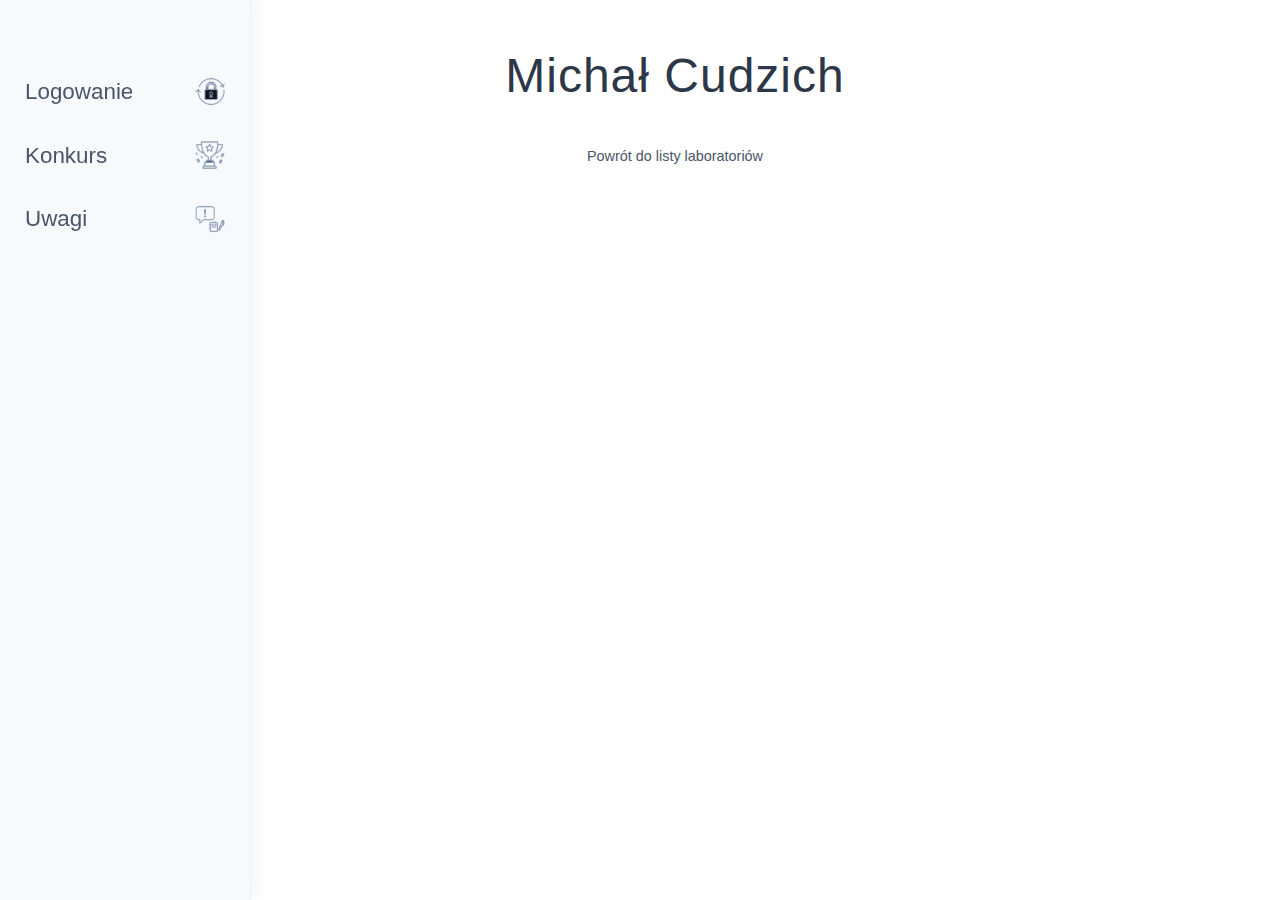
<file: lab-1/index.html>
<!DOCTYPE html>
<html lang="pl">
  <head>
    <meta charset="UTF-8" />
    <meta name="viewport" content="width=device-width, initial-scale=1.0" />
    <title>Lab 1 - Strona główna</title>
    <link rel="stylesheet" href="src/css/style.css" />
    <link rel="stylesheet" href="src/css/main.css" />
  </head>
  <body>
    <h1>Michał Cudzich</h1>

    <nav>
      <ul>
        <li>
          <a href="src/pages/login.html">
            <span class="nav-text">Logowanie</span>
            <img
              class="nav-icon"
              src="src/images/logowanie_ikona.png"
              alt="Ikona logowania"
            />
          </a>
        </li>
        <li>
          <a href="src/pages/konkurs.html">
            <span class="nav-text">Konkurs</span>
            <img
              class="nav-icon"
              src="src/images/konkurs_ikona.png"
              alt="Ikona konkursu"
            />
          </a>
        </li>
        <li>
          <a href="src/pages/uwagi.html">
            <span class="nav-text">Uwagi</span>
            <img
              class="nav-icon"
              src="src/images/uwagi_ikona.png"
              alt="Ikona uwag"
            />
          </a>
        </li>
      </ul>
    </nav>

    <div class="back-link-container">
      <a href="..">Powrót do listy laboratoriów</a>
    </div>
  </body>
</html>
</file>
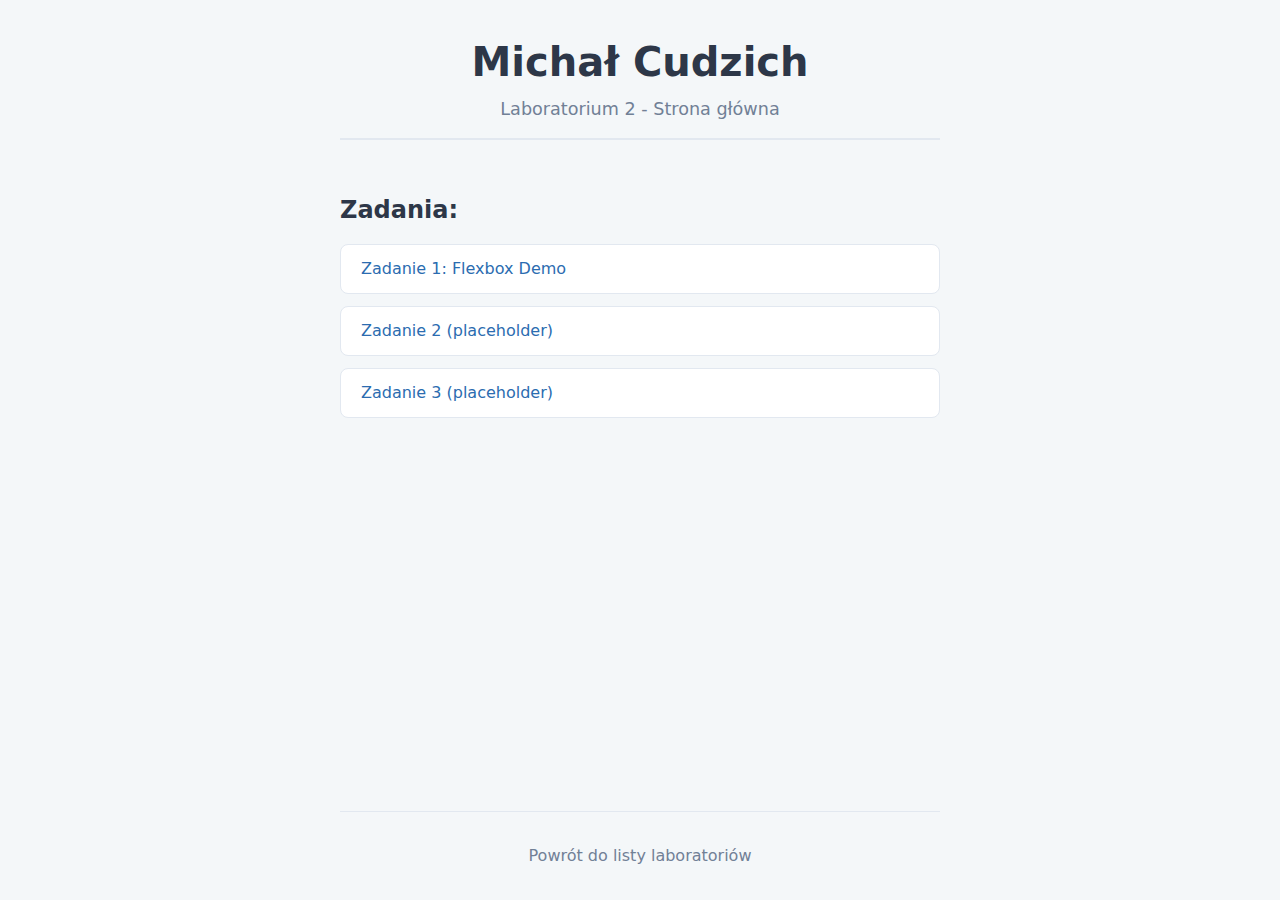
<file: lab-2/index.html>
<!DOCTYPE html>
<html lang="pl">
  <head>
    <meta charset="UTF-8" />
    <meta name="viewport" content="width=device-width, initial-scale=1.0" />
    <title>Lab 2 - Strona główna</title>
    <link rel="stylesheet" href="src/css/style.css" />
  </head>
  <body>
    <header>
      <h1>Michał Cudzich</h1>
      <p>Laboratorium 2 - Strona główna</p>
    </header>

    <main>
      <nav class="main-nav">
        <h2>Zadania:</h2>
        <ul>
          <li><a href="src/pages/flex.html">Zadanie 1: Flexbox Demo</a></li>

          <li><a href="src/pages/zadanie2.html">Zadanie 2 (placeholder)</a></li>
          <li><a href="src/pages/zadanie3.html">Zadanie 3 (placeholder)</a></li>
        </ul>
      </nav>
    </main>

    <footer>
      <a href=".." class="back-link">Powrót do listy laboratoriów</a>
    </footer>
  </body>
</html>
</file>
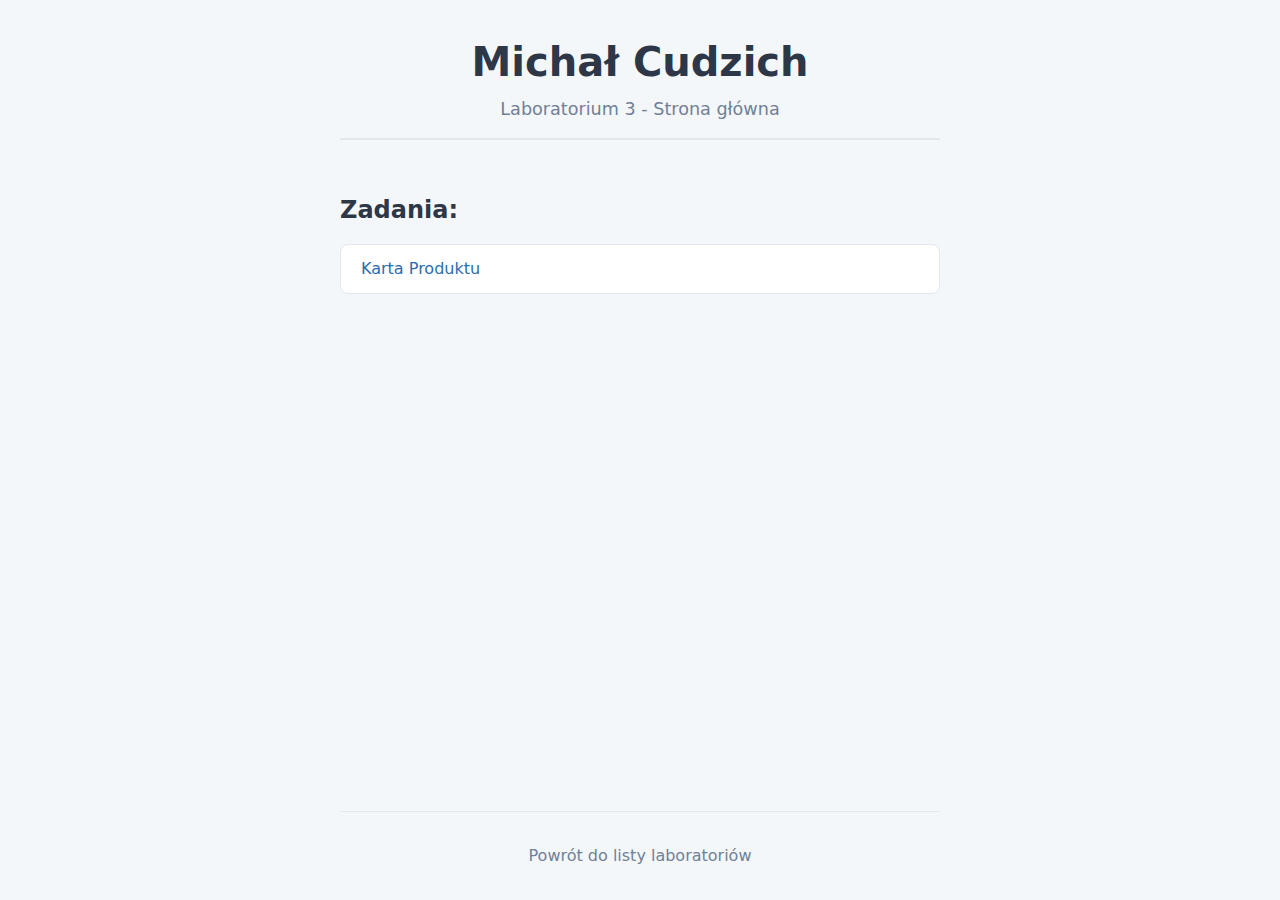
<file: lab-3/index.html>
<!DOCTYPE html>
<html lang="pl">
  <head>
    <meta charset="UTF-8" />
    <meta name="viewport" content="width=device-width, initial-scale=1.0" />
    <title>Lab 3 - Strona główna</title>
    <link rel="stylesheet" href="src/css/style.css" />
  </head>
  <body>
    <header>
      <h1>Michał Cudzich</h1>
      <p>Laboratorium 3 - Strona główna</p>
    </header>

    <main>
      <nav class="main-nav">
        <h2>Zadania:</h2>
        <ul>
          <li>
            <a href="src/pages/polo.html">Karta Produktu</a>
          </li>
        </ul>
      </nav>
    </main>

    <footer>
      <a href=".." class="back-link">Powrót do listy laboratoriów</a>
    </footer>
  </body>
</html>
</file>
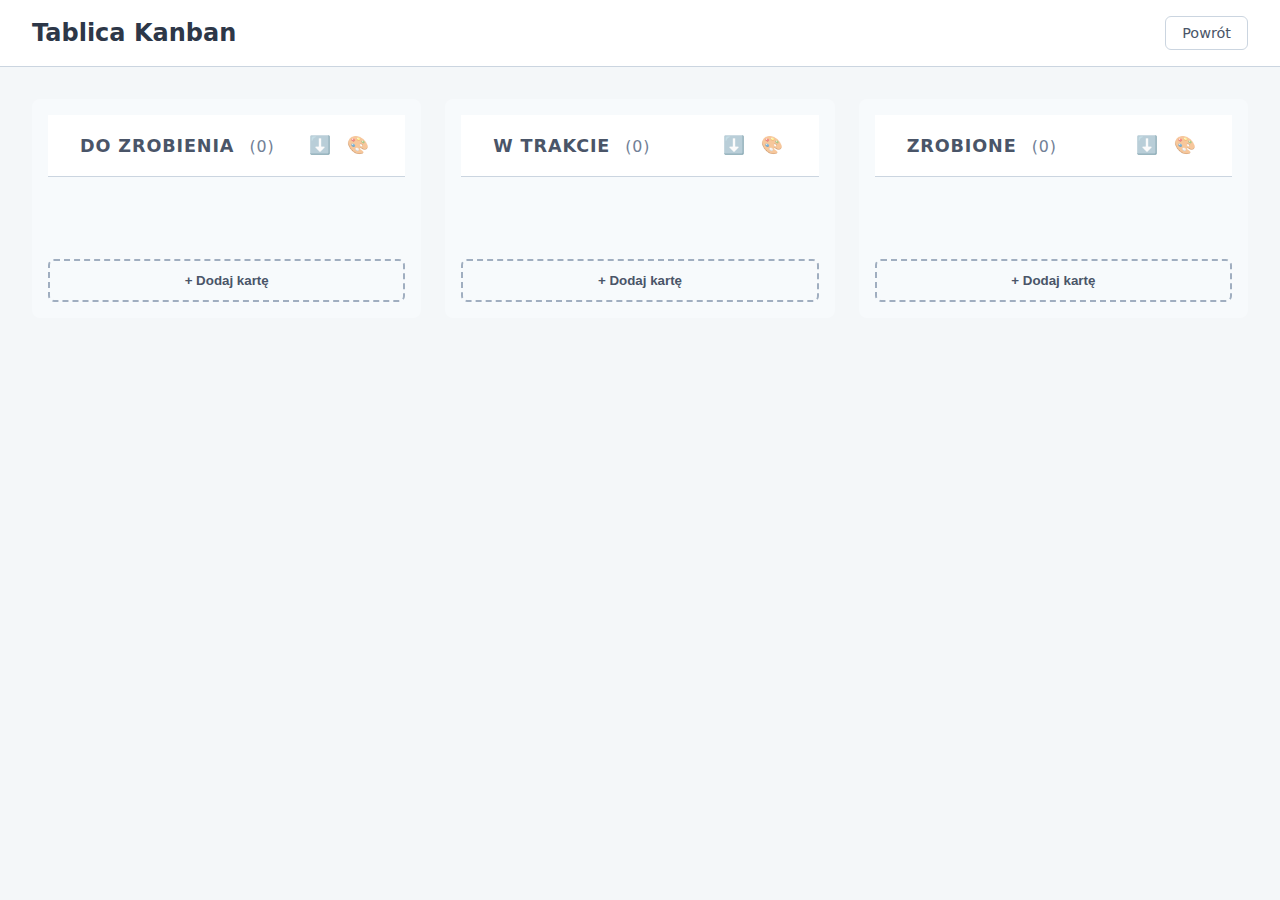
<file: lab-4/index.html>
<!DOCTYPE html>
<html lang="pl">
  <head>
    <meta charset="UTF-8" />
    <meta name="viewport" content="width=device-width, initial-scale=1.0" />
    <title>Kanban Board - Lab 4</title>
    <link rel="stylesheet" href="src/css/style.css" />
    <script src="src/js/app.js" defer></script>
  </head>
  <body>
    <header>
      <h1>Tablica Kanban</h1>
      <div class="back-link">
        <a href=".." class="btn-back">Powrót</a>
      </div>
    </header>

    <main class="board">
      <section class="column" id="todo">
        <header class="column-header">
          <h2>Do zrobienia <span class="task-count">(0)</span></h2>
          <div class="column-actions">
            <button class="sort-col-btn" title="Sortuj alfabetycznie">
              ⬇️
            </button>
            <button class="color-col-btn" title="Losuj kolory w tej kolumnie">
              🎨
            </button>
          </div>
        </header>
        <div class="task-list"></div>
        <button class="add-card-btn">+ Dodaj kartę</button>
      </section>

      <section class="column" id="inprogress">
        <header class="column-header">
          <h2>W trakcie <span class="task-count">(0)</span></h2>
          <div class="column-actions">
            <button class="sort-col-btn" title="Sortuj alfabetycznie">
              ⬇️
            </button>
            <button class="color-col-btn" title="Losuj kolory w tej kolumnie">
              🎨
            </button>
          </div>
        </header>
        <div class="task-list"></div>
        <button class="add-card-btn">+ Dodaj kartę</button>
      </section>

      <section class="column" id="done">
        <header class="column-header">
          <h2>Zrobione <span class="task-count">(0)</span></h2>
          <div class="column-actions">
            <button class="sort-col-btn" title="Sortuj alfabetycznie">
              ⬇️
            </button>
            <button class="color-col-btn" title="Losuj kolory w tej kolumnie">
              🎨
            </button>
          </div>
        </header>
        <div class="task-list"></div>
        <button class="add-card-btn">+ Dodaj kartę</button>
      </section>
    </main>
  </body>
</html>
</file>
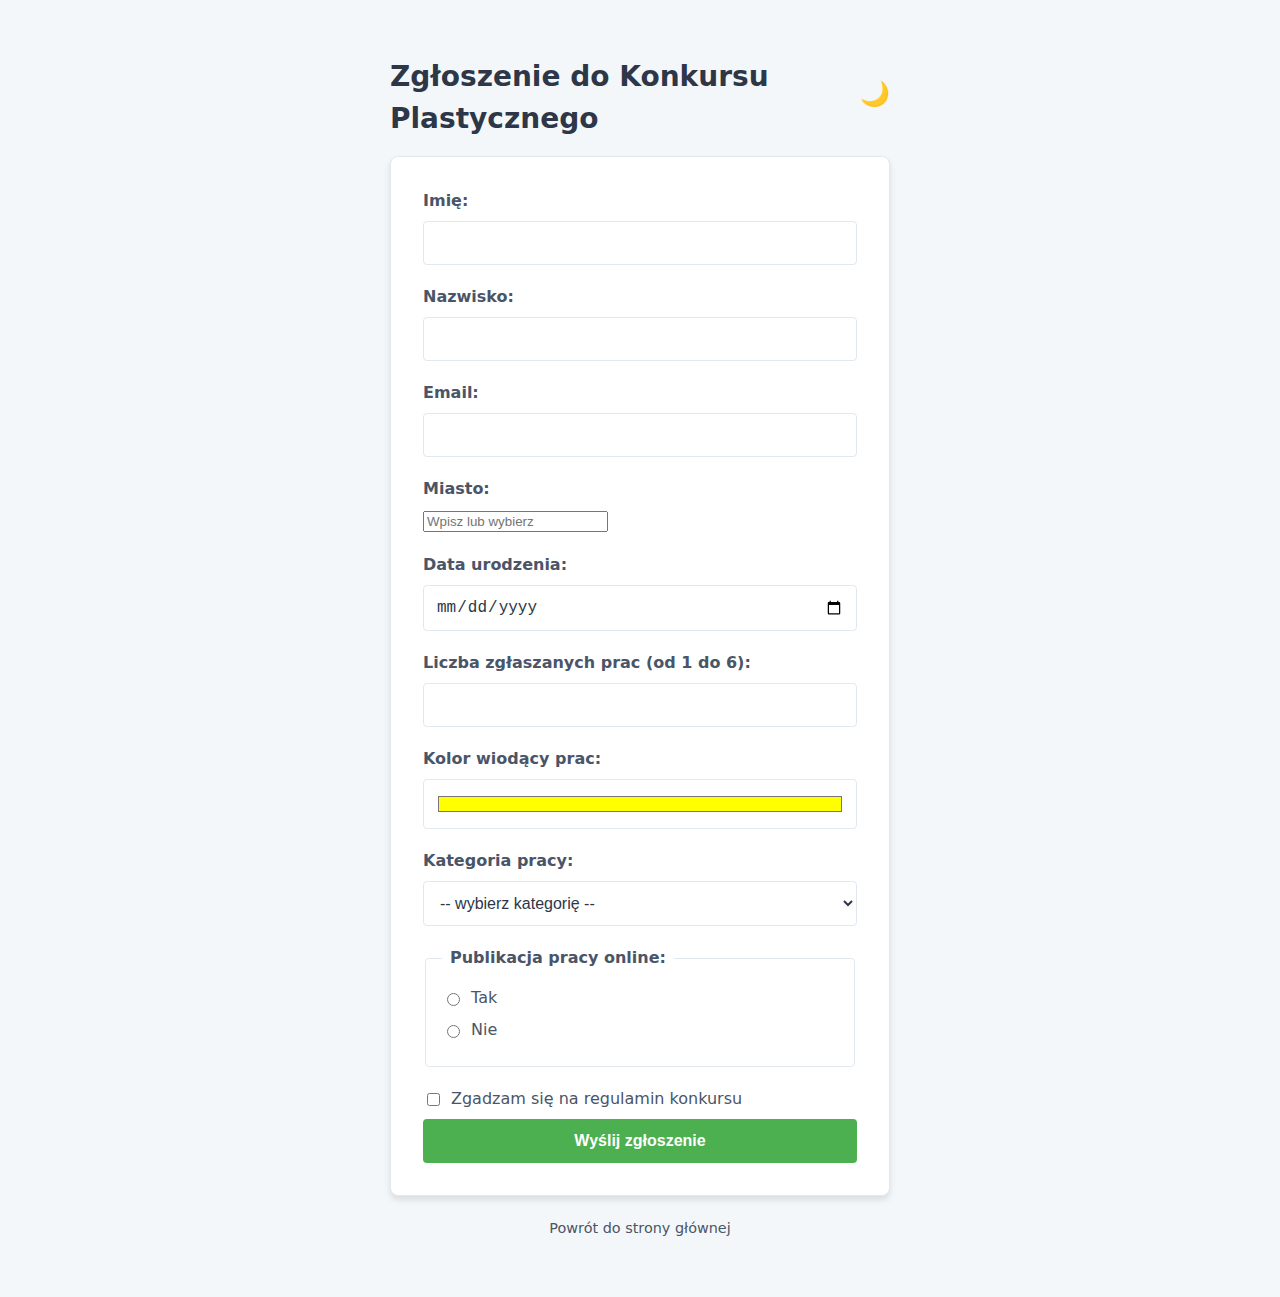
<file: lab-1/src/pages/konkurs.html>
<!DOCTYPE html>
<html lang="pl">
  <head>
    <meta charset="UTF-8" />
    <meta name="viewport" content="width=device-width, initial-scale=1.0" />
    <title>Konkurs Plastyczny - Lab 1</title>
    <link rel="stylesheet" href="../css/style.css" />
    <link rel="stylesheet" href="../css/konkurs.css" />
  </head>
  <body>
    <main class="contest-form-container">
      <input type="checkbox" id="theme-toggle" class="theme-toggle-checkbox" />

      <header class="form-header">
        <h1>Zgłoszenie do Konkursu Plastycznego</h1>
        <label
          for="theme-toggle"
          class="theme-toggle-label"
          title="Zmień motyw"
        >
          <span class="sun-icon">🌞</span>
          <span class="moon-icon">🌙</span>
        </label>
      </header>

      <form action="https://httpbin.org/get" method="get">
        <div class="form-group">
          <label for="imie">Imię:</label>
          <input type="text" id="imie" name="imie" required maxlength="30" />
        </div>

        <div class="form-group">
          <label for="nazwisko">Nazwisko:</label>
          <input
            type="text"
            id="nazwisko"
            name="nazwisko"
            required
            maxlength="50"
          />
        </div>

        <div class="form-group">
          <label for="email">Email:</label>
          <input type="email" id="email" name="email" required />
        </div>

        <div class="form-group">
          <label for="miasto">Miasto:</label>
          <input
            list="miasta"
            id="miasto"
            name="miasto"
            placeholder="Wpisz lub wybierz"
            required
          />
          <datalist id="miasta">
            <option value="Warszawa"></option>
            <option value="Kraków"></option>
            <option value="Gdańsk"></option>
            <option value="Poznań"></option>
            <option value="Wrocław"></option>
          </datalist>
        </div>

        <div class="form-group">
          <label for="data_urodzenia">Data urodzenia:</label>
          <input
            type="date"
            id="data_urodzenia"
            name="data_urodzenia"
            required
          />
        </div>

        <div class="form-group">
          <label for="liczba_prac">Liczba zgłaszanych prac (od 1 do 6):</label>
          <input
            type="number"
            id="liczba_prac"
            name="liczba_prac"
            min="1"
            max="6"
            required
          />
        </div>

        <div class="form-group">
          <label for="kolor">Kolor wiodący prac:</label>
          <input
            type="color"
            id="kolor"
            name="kolor"
            value="#ffff00"
            required
          />
        </div>

        <div class="form-group">
          <label for="kategoria">Kategoria pracy:</label>
          <select id="kategoria" name="kategoria" required>
            <option value="" disabled selected>-- wybierz kategorię --</option>
            <option value="rysunek">Rysunek</option>
            <option value="malarstwo">Malarstwo</option>
            <option value="grafika">Grafika cyfrowa</option>
          </select>
        </div>

        <fieldset class="form-group">
          <legend>Publikacja pracy online:</legend>
          <div class="radio-group">
            <input
              type="radio"
              id="pub_tak"
              name="publikacja"
              value="tak"
              required
            />
            <label for="pub_tak">Tak</label>
          </div>
          <div class="radio-group">
            <input
              type="radio"
              id="pub_nie"
              name="publikacja"
              value="nie"
              required
            />
            <label for="pub_nie">Nie</label>
          </div>
        </fieldset>

        <div class="form-group checkbox-group">
          <input type="checkbox" id="zgoda" name="zgoda" required />
          <label for="zgoda">Zgadzam się na regulamin konkursu</label>
        </div>

        <button type="submit">Wyślij zgłoszenie</button>
      </form>
      <div class="back-link-container">
        <a href="../../index.html">Powrót do strony głównej</a>
      </div>
    </main>
  </body>
</html>
</file>
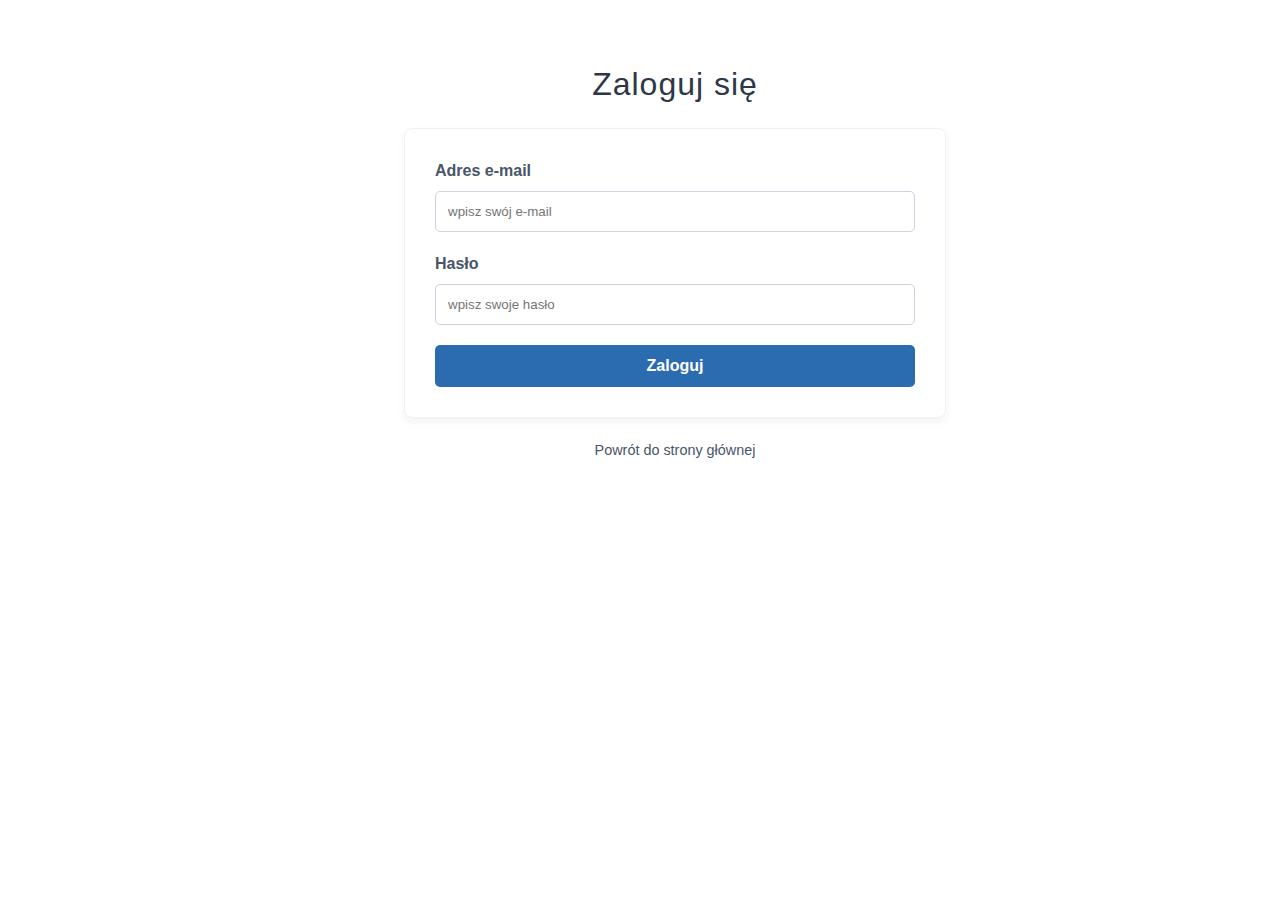
<file: lab-1/src/pages/login.html>
<!DOCTYPE html>
<html lang="pl">
  <head>
    <meta charset="UTF-8" />
    <meta name="viewport" content="width=device-width, initial-scale=1.0" />
    <title>Logowanie - Lab 1</title>
    <link rel="stylesheet" href="../css/style.css" />
    <link rel="stylesheet" href="../css/main.css" />
  </head>
  <body>
    <main class="form-container">
      <h1>Zaloguj się</h1>

      <form action="https://httpbin.org/post" method="post">
        <div class="form-group">
          <label for="email">Adres e-mail</label>
          <input
            type="email"
            id="email"
            name="email"
            placeholder="wpisz swój e-mail"
            required
          />
        </div>

        <div class="form-group">
          <label for="password">Hasło</label>
          <input
            type="password"
            id="password"
            name="password"
            placeholder="wpisz swoje hasło"
            required
          />
        </div>

        <button type="submit" class="submit-btn">Zaloguj</button>
      </form>

      <div class="back-link-container">
        <a href="../../index.html">Powrót do strony głównej</a>
      </div>
    </main>
  </body>
</html>
</file>
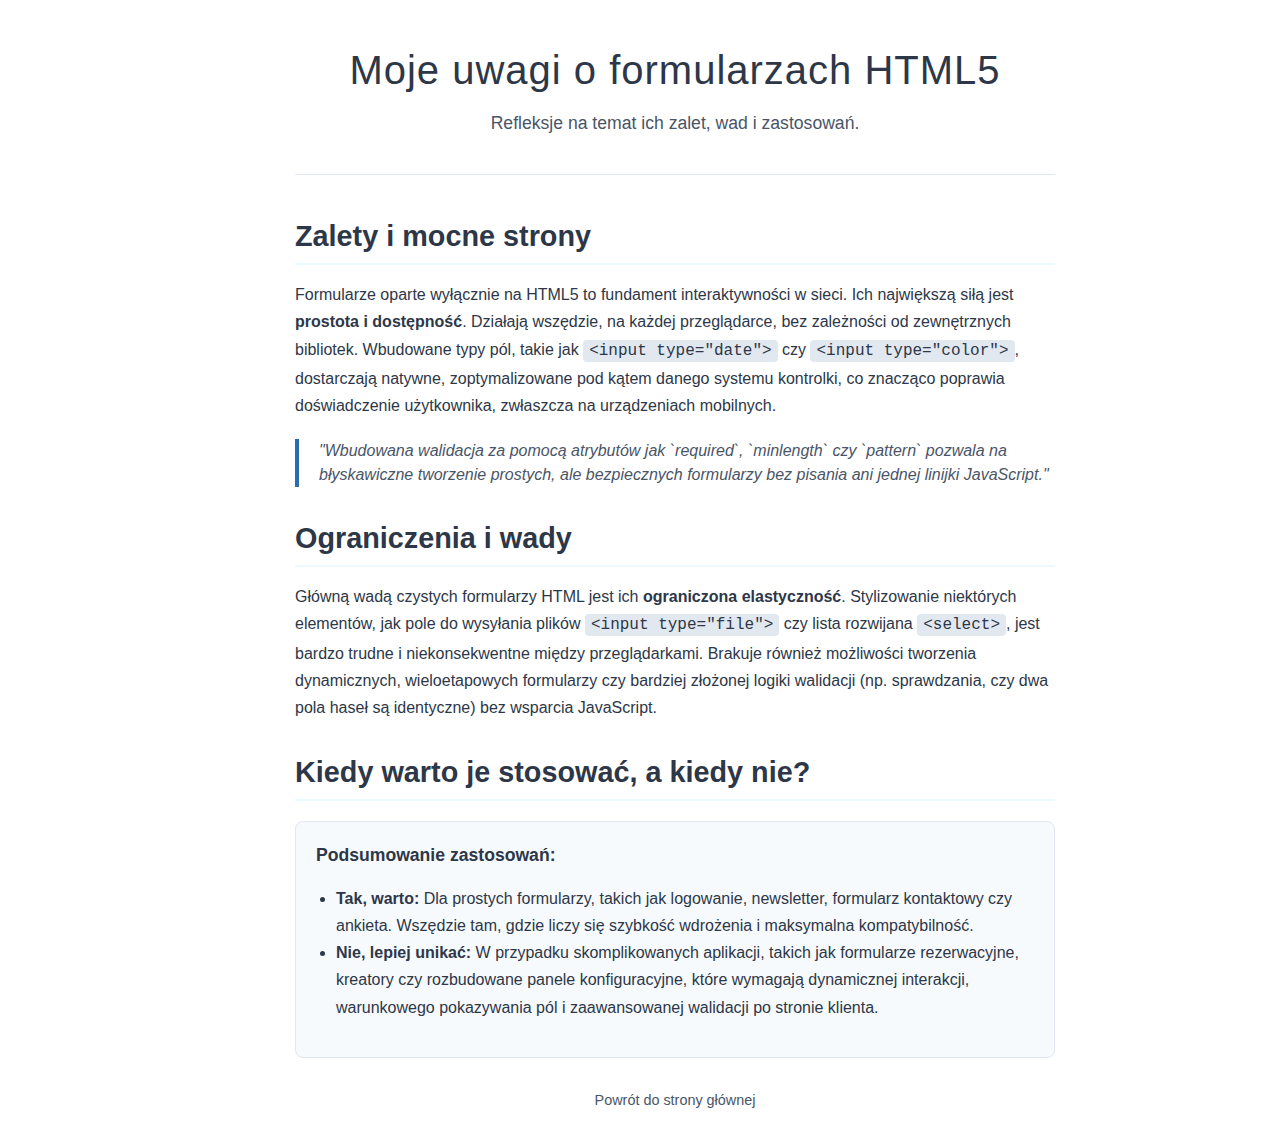
<file: lab-1/src/pages/uwagi.html>
<!DOCTYPE html>
<html lang="pl">
  <head>
    <meta charset="UTF-8" />
    <meta name="viewport" content="width=device-width, initial-scale=1.0" />
    <title>Uwagi o formularzach HTML - Lab 1</title>
    <link rel="stylesheet" href="../css/style.css" />
    <link rel="stylesheet" href="../css/main.css" />
  </head>
  <body>
    <main>
      <header>
        <h1>Moje uwagi o formularzach HTML5</h1>
        <p>Refleksje na temat ich zalet, wad i zastosowań.</p>
      </header>

      <article>
        <section>
          <h2>Zalety i mocne strony</h2>
          <p>
            Formularze oparte wyłącznie na HTML5 to fundament interaktywności w
            sieci. Ich największą siłą jest
            <strong>prostota i dostępność</strong>. Działają wszędzie, na każdej
            przeglądarce, bez zależności od zewnętrznych bibliotek. Wbudowane
            typy pól, takie jak <code>&lt;input type="date"&gt;</code> czy
            <code>&lt;input type="color"&gt;</code>, dostarczają natywne,
            zoptymalizowane pod kątem danego systemu kontrolki, co znacząco
            poprawia doświadczenie użytkownika, zwłaszcza na urządzeniach
            mobilnych.
          </p>
          <blockquote>
            "Wbudowana walidacja za pomocą atrybutów jak `required`, `minlength`
            czy `pattern` pozwala na błyskawiczne tworzenie prostych, ale
            bezpiecznych formularzy bez pisania ani jednej linijki JavaScript."
          </blockquote>
        </section>

        <section>
          <h2>Ograniczenia i wady</h2>
          <p>
            Główną wadą czystych formularzy HTML jest ich
            <strong>ograniczona elastyczność</strong>. Stylizowanie niektórych
            elementów, jak pole do wysyłania plików
            <code>&lt;input type="file"&gt;</code> czy lista rozwijana
            <code>&lt;select&gt;</code>, jest bardzo trudne i niekonsekwentne
            między przeglądarkami. Brakuje również możliwości tworzenia
            dynamicznych, wieloetapowych formularzy czy bardziej złożonej logiki
            walidacji (np. sprawdzania, czy dwa pola haseł są identyczne) bez
            wsparcia JavaScript.
          </p>
        </section>

        <section>
          <h2>Kiedy warto je stosować, a kiedy nie?</h2>
          <figure>
            <figcaption>Podsumowanie zastosowań:</figcaption>
            <ul>
              <li>
                <strong>Tak, warto:</strong> Dla prostych formularzy, takich jak
                logowanie, newsletter, formularz kontaktowy czy ankieta.
                Wszędzie tam, gdzie liczy się szybkość wdrożenia i maksymalna
                kompatybilność.
              </li>
              <li>
                <strong>Nie, lepiej unikać:</strong> W przypadku skomplikowanych
                aplikacji, takich jak formularze rezerwacyjne, kreatory czy
                rozbudowane panele konfiguracyjne, które wymagają dynamicznej
                interakcji, warunkowego pokazywania pól i zaawansowanej
                walidacji po stronie klienta.
              </li>
            </ul>
          </figure>
        </section>
      </article>

      <footer>
        <div class="back-link-container">
          <a href="../../index.html">Powrót do strony głównej</a>
        </div>
      </footer>
    </main>
  </body>
</html>
</file>
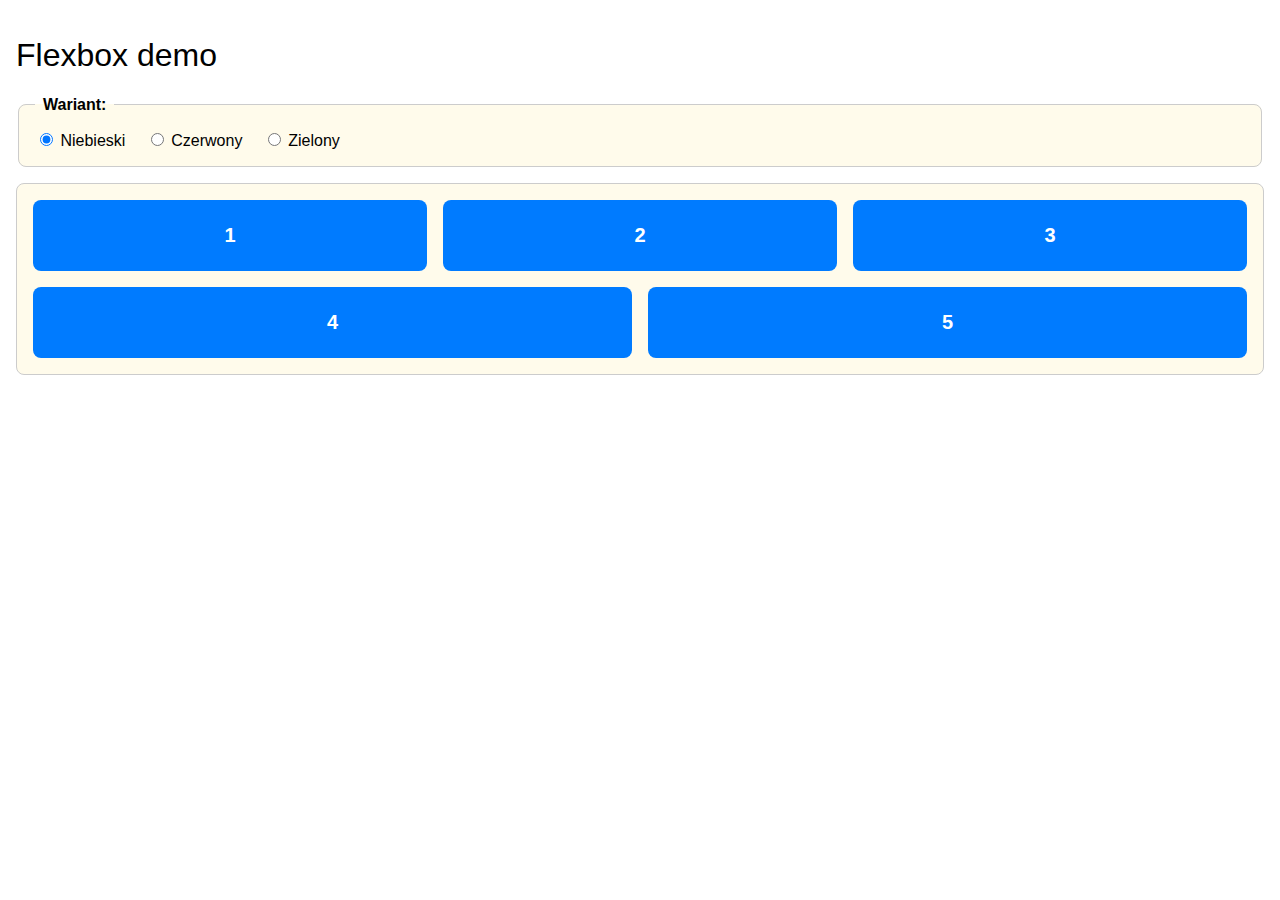
<file: lab-2/src/pages/flex.html>
<!DOCTYPE html>
<html lang="pl">
  <head>
    <meta charset="UTF-8" />
    <meta name="viewport" content="width=device-width, initial-scale=1.0" />
    <title>Flexbox Demo</title>
    <link rel="stylesheet" href="../css/flex.css" />
  </head>
  <body>
    <h1>Flexbox demo</h1>
    <header>
      <fieldset class="theme-picker">
        <legend>Wariant:</legend>
        <label>
          <input type="radio" name="version" value="blue" checked />
          Niebieski
        </label>
        <label
          ><input type="radio" name="version" value="red" />
          Czerwony
        </label>
        <label>
          <input type="radio" name="version" value="green" />
          Zielony
        </label>
      </fieldset>
    </header>
    <div class="container">
      <div class="item">1</div>
      <div class="item">2</div>
      <div class="item">3</div>
      <div class="item">4</div>
      <div class="item">5</div>
    </div>
  </body>
</html>
</file>
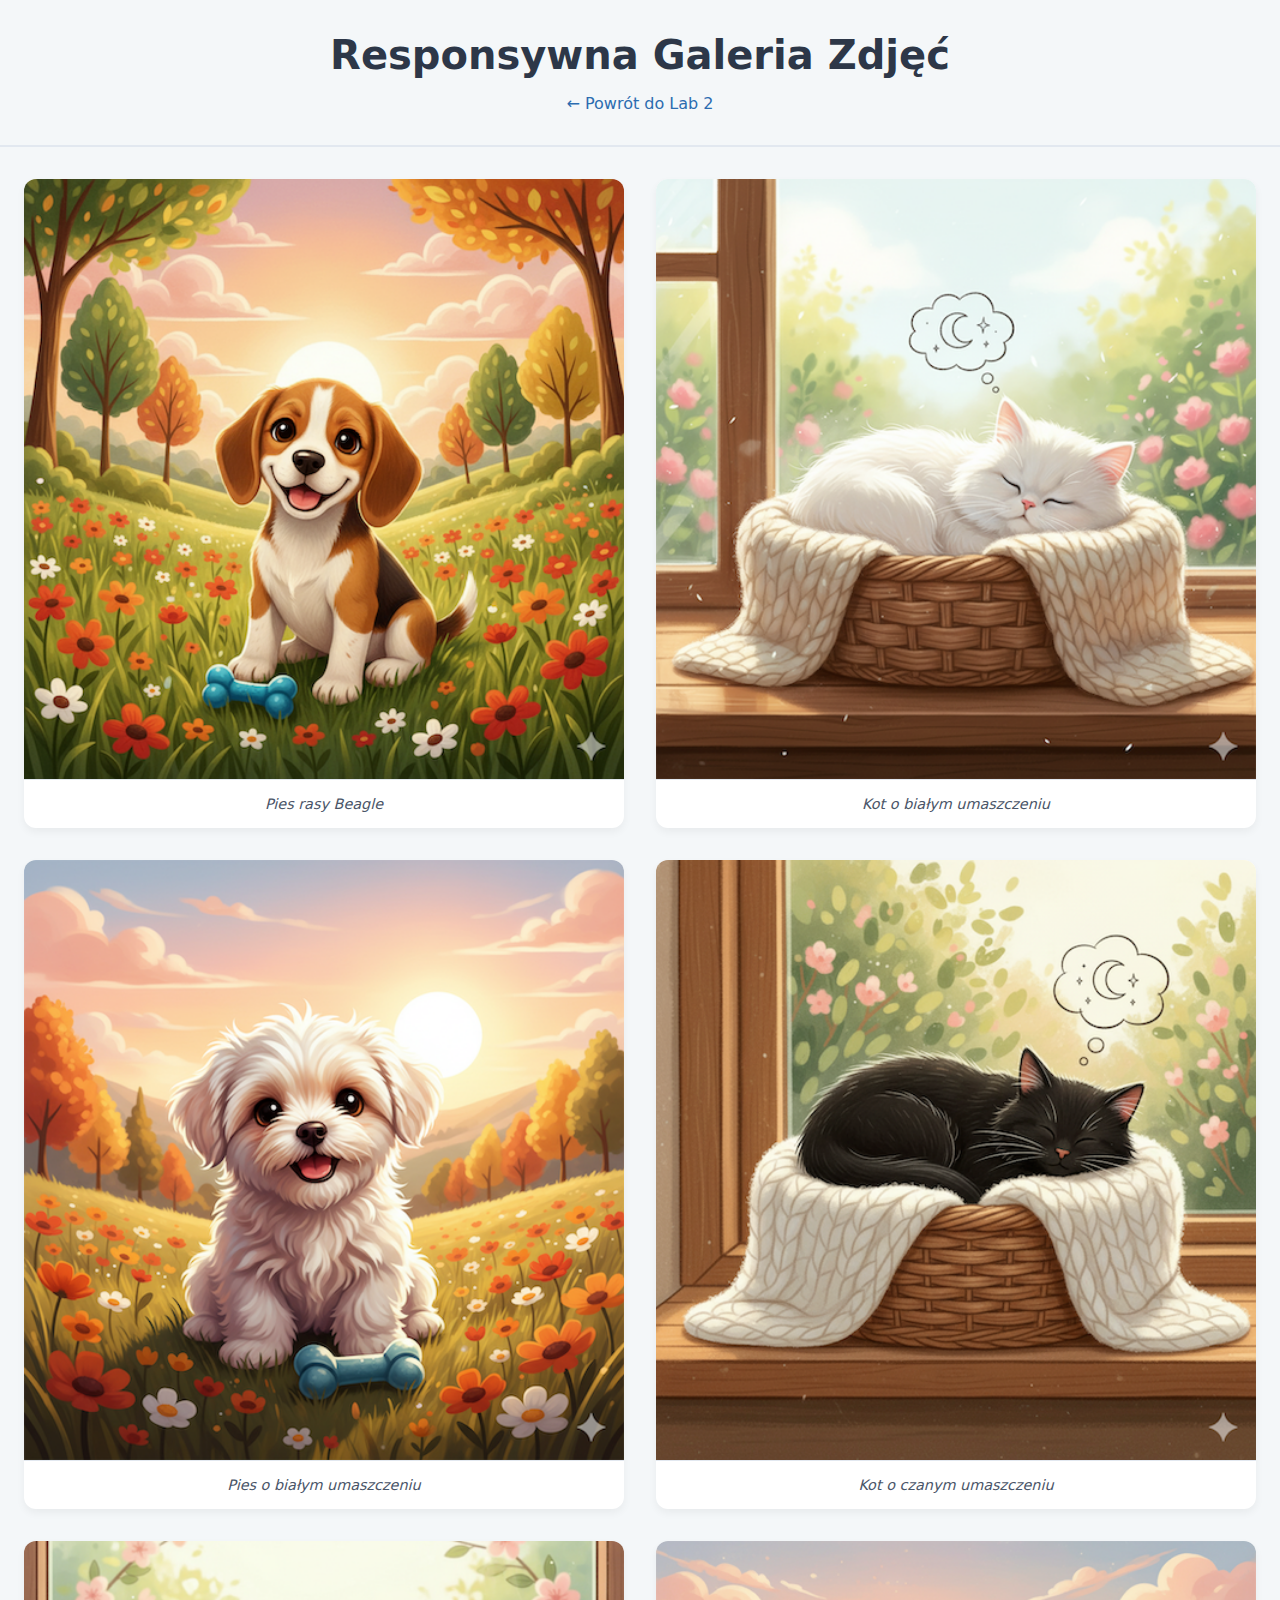
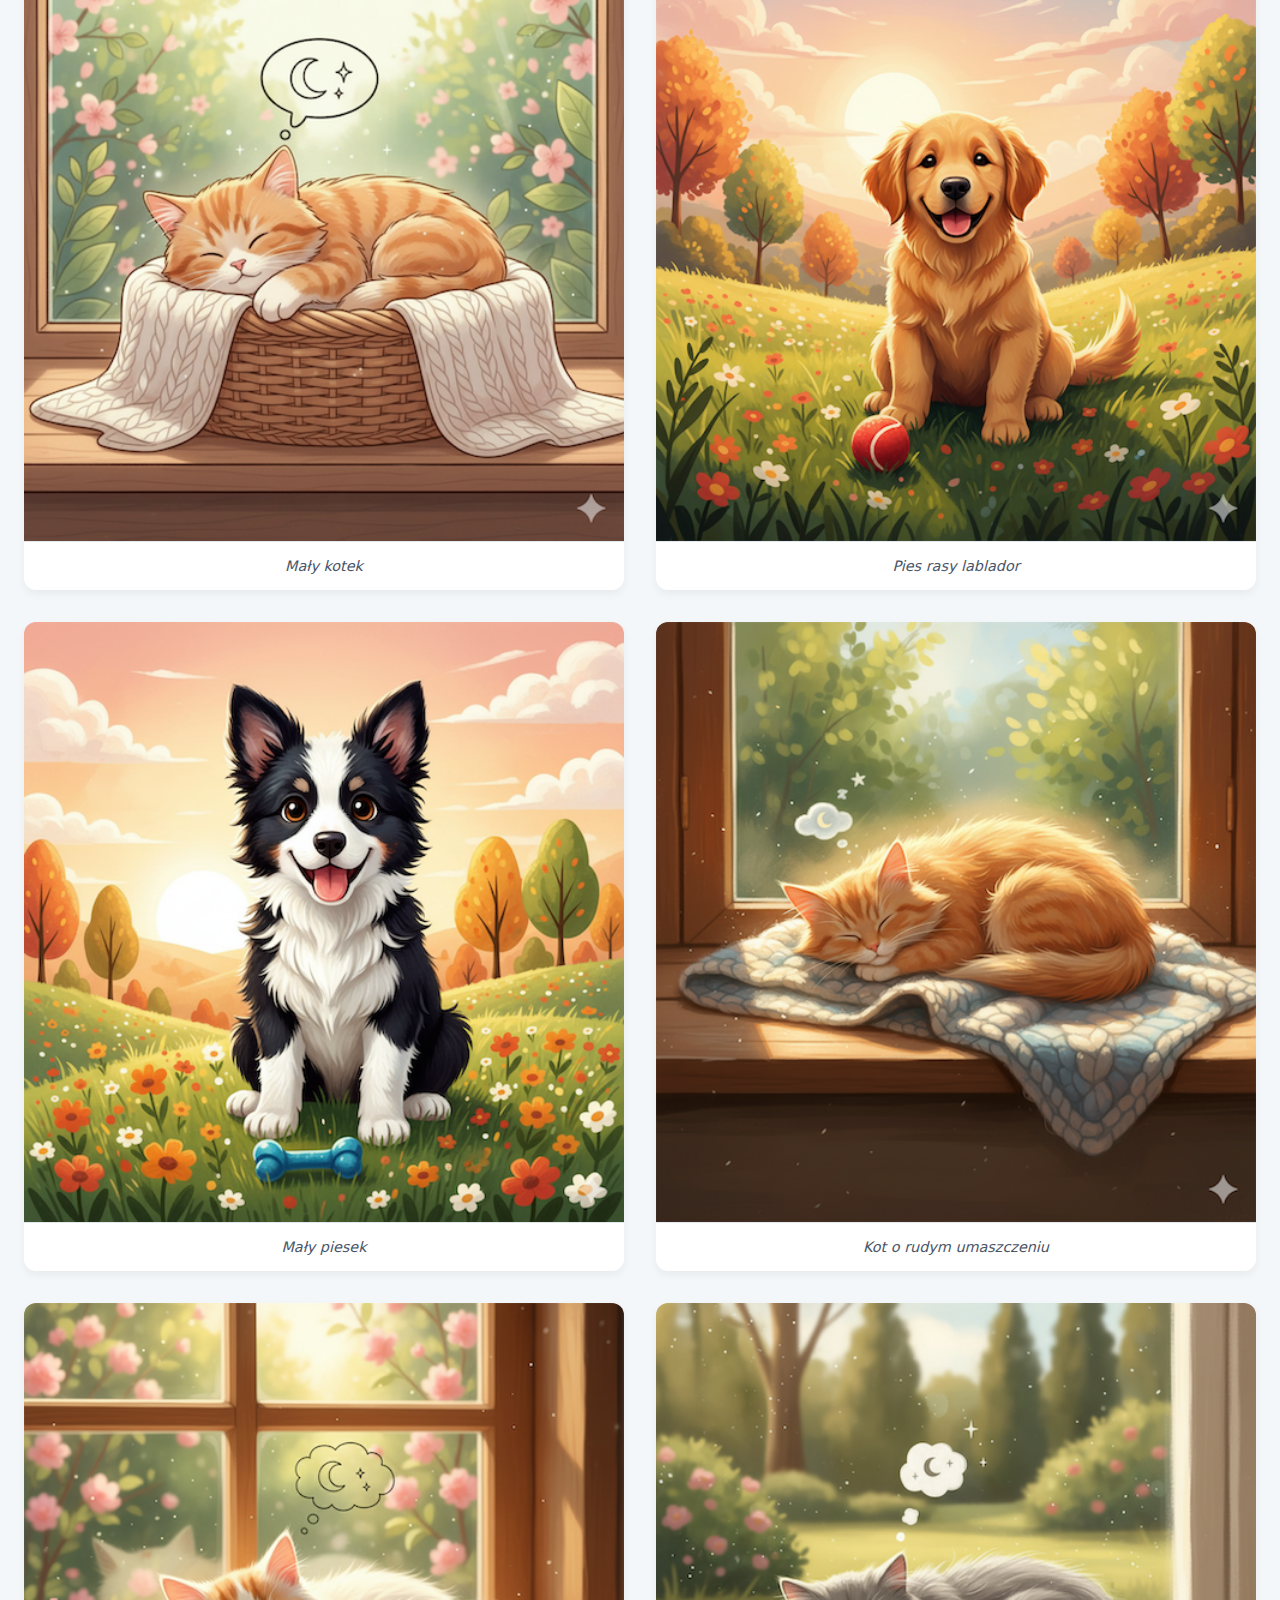
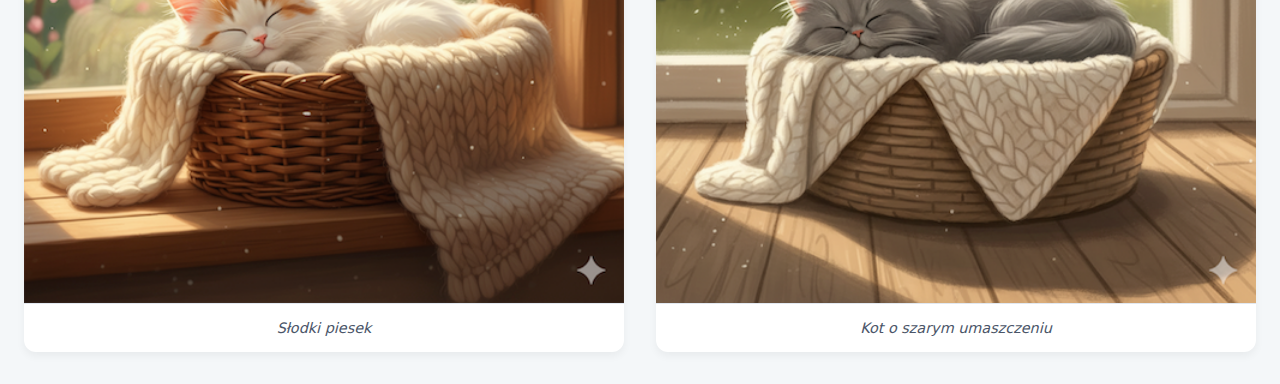
<file: lab-2/src/pages/galeria.html>
<!DOCTYPE html>
<html lang="pl">
  <head>
    <meta charset="UTF-8" />
    <meta name="viewport" content="width=device-width, initial-scale=1.0" />
    <title>Galeria Zdjęć</title>
    <link rel="stylesheet" href="../css/galeria.css" />
  </head>
  <body>
    <header class="page-header">
      <h1>Responsywna Galeria Zdjęć</h1>
      <a href="../../index.html" class="back-link"> &larr; Powrót do Lab 2 </a>
    </header>

    <main>
      <div class="gallery-container">
        <figure class="gallery-item">
          <picture>
            <source
              media="(min-width: 1600px)"
              srcset="../images/gallery/beagle_pies_1000.png"
            />
            <source
              media="(min-width: 1200px)"
              srcset="../images/gallery/beagle_pies_500.png"
            />
            <source
              media="(min-width: 800px)"
              srcset="../images/gallery/beagle_pies_1000.png"
            />

            <img
              src="../images/gallery/beagle_pies_500.png"
              alt="Pies rasy Beagle"
            />
          </picture>
          <figcaption>Pies rasy Beagle</figcaption>
        </figure>

        <figure class="gallery-item">
          <picture>
            <source
              media="(min-width: 1600px)"
              srcset="../images/gallery/bialy_kot_1000.png"
            />
            <source
              media="(min-width: 1200px)"
              srcset="../images/gallery/bialy_kot_500.png"
            />
            <source
              media="(min-width: 800px)"
              srcset="../images/gallery/bialy_kot_1000.png"
            />
            <img
              src="../images/gallery/bialy_kot_500.png"
              alt="Kot o białym umaszczeniu"
            />
          </picture>
          <figcaption>Kot o białym umaszczeniu</figcaption>
        </figure>

        <figure class="gallery-item">
          <picture>
            <source
              media="(min-width: 1600px)"
              srcset="../images/gallery/bialy_pies_1000.png"
            />
            <source
              media="(min-width: 1200px)"
              srcset="../images/gallery/bialy_pies_500.png"
            />
            <source
              media="(min-width: 800px)"
              srcset="../images/gallery/bialy_pies_1000.png"
            />
            <img
              src="../images/gallery/bialy_pies_500.png"
              alt="Pies o białym umaszczeniu"
            />
          </picture>
          <figcaption>Pies o białym umaszczeniu</figcaption>
        </figure>

        <figure class="gallery-item">
          <picture>
            <source
              media="(min-width: 1600px)"
              srcset="../images/gallery/czarny_kot_1000.png"
            />
            <source
              media="(min-width: 1200px)"
              srcset="../images/gallery/czarny_kot_500.png"
            />
            <source
              media="(min-width: 800px)"
              srcset="../images/gallery/czarny_kot_1000.png"
            />
            <img
              src="../images/gallery/czarny_kot_500.png"
              alt="Kot o czarnym umaszczeniu"
            />
          </picture>
          <figcaption>Kot o czanym umaszczeniu</figcaption>
        </figure>

        <figure class="gallery-item">
          <picture>
            <source
              media="(min-width: 1600px)"
              srcset="../images/gallery/kotek_1000.png"
            />
            <source
              media="(min-width: 1200px)"
              srcset="../images/gallery/kotek_500.png"
            />
            <source
              media="(min-width: 800px)"
              srcset="../images/gallery/kotek_1000.png"
            />
            <img src="../images/gallery/kotek_500.png" alt="Mały kotek" />
          </picture>
          <figcaption>Mały kotek</figcaption>
        </figure>

        <figure class="gallery-item">
          <picture>
            <source
              media="(min-width: 1600px)"
              srcset="../images/gallery/labla_pies_1000.png"
            />
            <source
              media="(min-width: 1200px)"
              srcset="../images/gallery/labla_pies_500.png"
            />
            <source
              media="(min-width: 800px)"
              srcset="../images/gallery/labla_pies_1000.png"
            />
            <img
              src="../images/gallery/labla_pies_500.png"
              alt="Pies rasy lablador"
            />
          </picture>
          <figcaption>Pies rasy lablador</figcaption>
        </figure>

        <figure class="gallery-item">
          <picture>
            <source
              media="(min-width: 1600px)"
              srcset="../images/gallery/piesio_1000.png"
            />
            <source
              media="(min-width: 1200px)"
              srcset="../images/gallery/piesio_500.png"
            />
            <source
              media="(min-width: 800px)"
              srcset="../images/gallery/piesio_1000.png"
            />
            <img src="../images/gallery/piesio_500.png" alt="Mały piesek" />
          </picture>
          <figcaption>Mały piesek</figcaption>
        </figure>

        <figure class="gallery-item">
          <picture>
            <source
              media="(min-width: 1600px)"
              srcset="../images/gallery/rudy_kot_1000.png"
            />
            <source
              media="(min-width: 1200px)"
              srcset="../images/gallery/rudy_kot_500.png"
            />
            <source
              media="(min-width: 800px)"
              srcset="../images/gallery/rudy_kot_1000.png"
            />
            <img
              src="../images/gallery/rudy_kot_500.png"
              alt="Kot o rudym umaszczeniu"
            />
          </picture>
          <figcaption>Kot o rudym umaszczeniu</figcaption>
        </figure>

        <figure class="gallery-item">
          <picture>
            <source
              media="(min-width: 1600px)"
              srcset="../images/gallery/slodziak_1000.png"
            />
            <source
              media="(min-width: 1200px)"
              srcset="../images/gallery/slodziak_500.png"
            />
            <source
              media="(min-width: 800px)"
              srcset="../images/gallery/slodziak_1000.png"
            />
            <img src="../images/gallery/slodziak_500.png" alt="Słodki piesek" />
          </picture>
          <figcaption>Słodki piesek</figcaption>
        </figure>

        <figure class="gallery-item">
          <picture>
            <source
              media="(min-width: 1600px)"
              srcset="../images/gallery/szary_kot_1000.png"
            />
            <source
              media="(min-width: 1200px)"
              srcset="../images/gallery/szary_kot_500.png"
            />
            <source
              media="(min-width: 800px)"
              srcset="../images/gallery/szary_kot_1000"
            />
            <img
              src="../images/gallery/szary_kot_500.png"
              alt="Kot o szarym umaszczeniu"
            />
          </picture>
          <figcaption>Kot o szarym umaszczeniu</figcaption>
        </figure>
      </div>
    </main>
  </body>
</html>
</file>
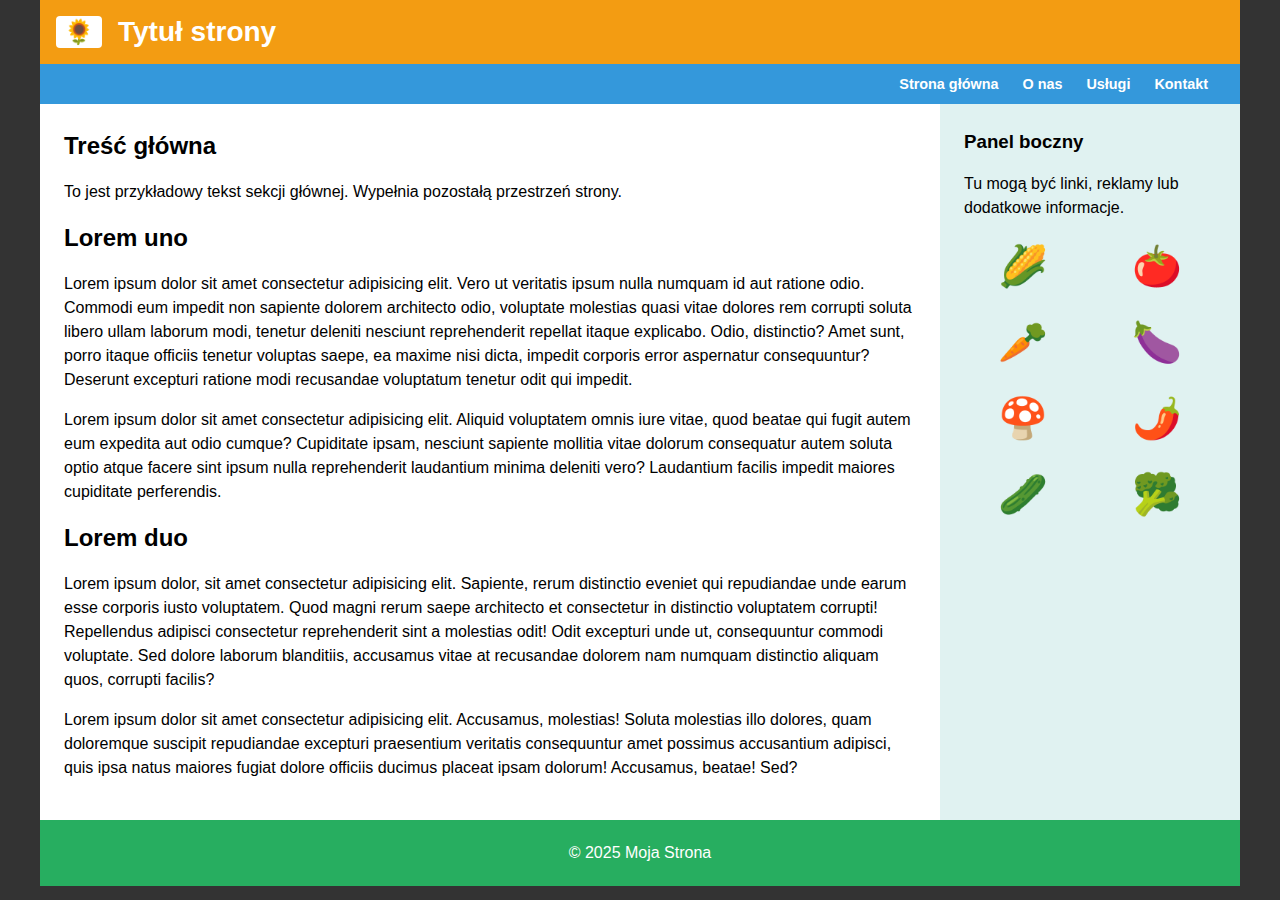
<file: lab-2/src/pages/grid.html>
<!DOCTYPE html>
<html lang="pl">
  <head>
    <meta charset="UTF-8" />
    <meta name="viewport" content="width=device-width, initial-scale=1.0" />
    <title>Grid Layout Demo</title>
    <link rel="stylesheet" href="../css/grid.css" />
  </head>
  <body>
    <div class="container">
      <header>
        <div class="logo">🌻</div>
        <h1>Tytuł strony</h1>
      </header>
      <nav>
        <a href="#">Strona główna</a>
        <a href="#">O nas</a>
        <a href="#">Usługi</a>
        <a href="#">Kontakt</a>
      </nav>
      <main>
        <h2>Treść główna</h2>
        <p>
          To jest przykładowy tekst sekcji głównej. Wypełnia pozostałą
          przestrzeń strony.
        </p>
        <h2>Lorem uno</h2>
        <p>
          Lorem ipsum dolor sit amet consectetur adipisicing elit. Vero ut
          veritatis ipsum nulla numquam id aut ratione odio. Commodi eum impedit
          non sapiente dolorem architecto odio, voluptate molestias quasi vitae
          dolores rem corrupti soluta libero ullam laborum modi, tenetur
          deleniti nesciunt reprehenderit repellat itaque explicabo. Odio,
          distinctio? Amet sunt, porro itaque officiis tenetur voluptas saepe,
          ea maxime nisi dicta, impedit corporis error aspernatur consequuntur?
          Deserunt excepturi ratione modi recusandae voluptatum tenetur odit qui
          impedit.
        </p>
        <p>
          Lorem ipsum dolor sit amet consectetur adipisicing elit. Aliquid
          voluptatem omnis iure vitae, quod beatae qui fugit autem eum expedita
          aut odio cumque? Cupiditate ipsam, nesciunt sapiente mollitia vitae
          dolorum consequatur autem soluta optio atque facere sint ipsum nulla
          reprehenderit laudantium minima deleniti vero? Laudantium facilis
          impedit maiores cupiditate perferendis.
        </p>
        <h2>Lorem duo</h2>
        <p>
          Lorem ipsum dolor, sit amet consectetur adipisicing elit. Sapiente,
          rerum distinctio eveniet qui repudiandae unde earum esse corporis
          iusto voluptatem. Quod magni rerum saepe architecto et consectetur in
          distinctio voluptatem corrupti! Repellendus adipisci consectetur
          reprehenderit sint a molestias odit! Odit excepturi unde ut,
          consequuntur commodi voluptate. Sed dolore laborum blanditiis,
          accusamus vitae at recusandae dolorem nam numquam distinctio aliquam
          quos, corrupti facilis?
        </p>
        <p>
          Lorem ipsum dolor sit amet consectetur adipisicing elit. Accusamus,
          molestias! Soluta molestias illo dolores, quam doloremque suscipit
          repudiandae excepturi praesentium veritatis consequuntur amet possimus
          accusantium adipisci, quis ipsa natus maiores fugiat dolore officiis
          ducimus placeat ipsam dolorum! Accusamus, beatae! Sed?
        </p>
      </main>
      <aside>
        <h3>Panel boczny</h3>
        <p>Tu mogą być linki, reklamy lub dodatkowe informacje.</p>
        <div>
          <span>🌽</span><span>🍅</span> <span>🥕</span><span>🍆</span>
          <span>🍄</span><span>🌶️</span> <span>🥒</span><span>🥦</span>
        </div>
      </aside>
      <footer>
        <p>&copy; 2025 Moja Strona</p>
      </footer>
    </div>
  </body>
</html>
</file>
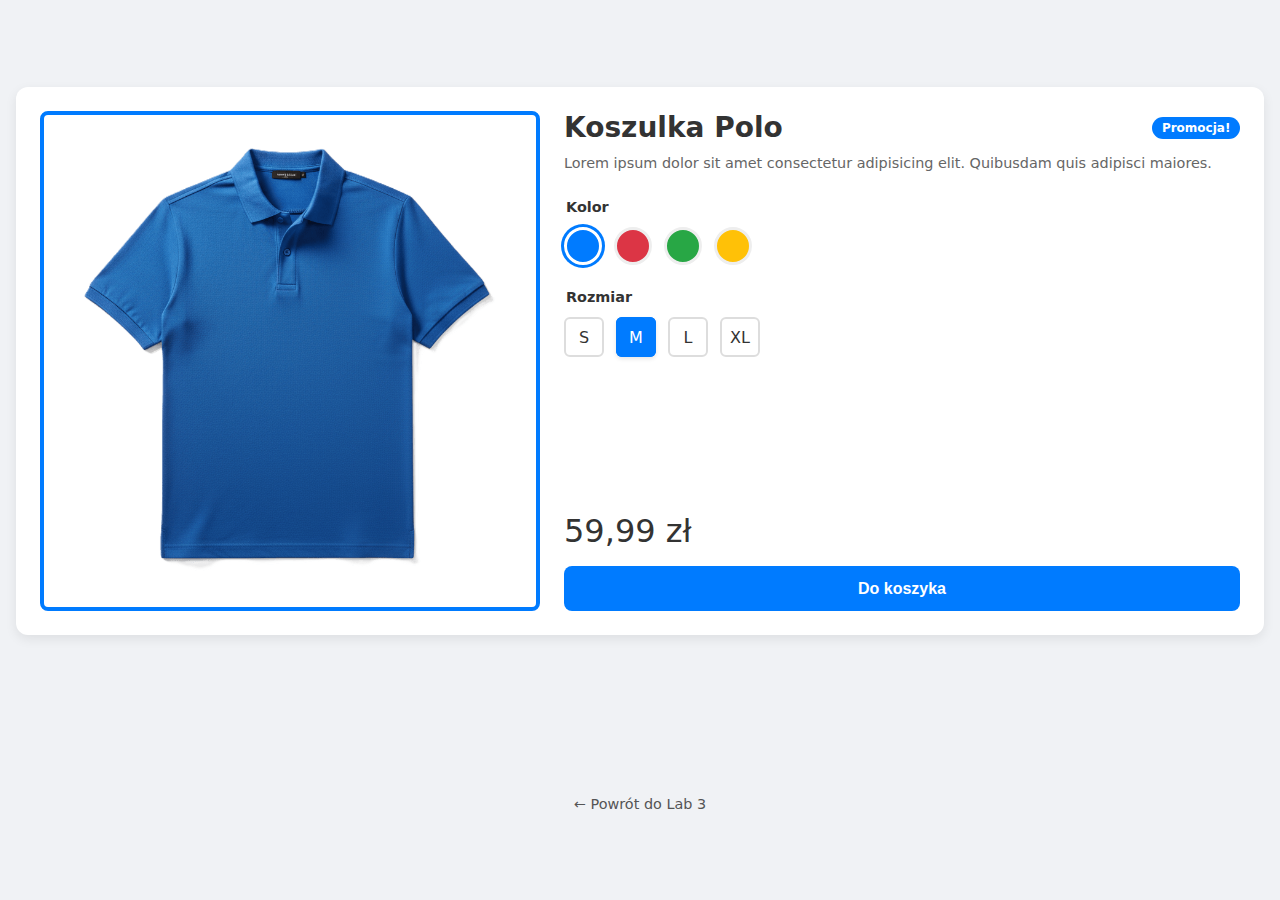
<file: lab-3/src/pages/polo.html>
<!DOCTYPE html>
<html lang="pl">
  <head>
    <meta charset="UTF-8" />
    <meta name="viewport" content="width=device-width, initial-scale=1.0" />
    <title>Karta Produktu - Polo</title>
    <link rel="stylesheet" href="../css/polo.css" />
  </head>
  <body>
    <main class="product-container">
      <article class="product-card">
        <section class="product-image">
          <div class="image-frame">
            <img
              src="../images/polo/polo_b.png"
              alt="Niebieska koszulka polo"
              class="polo-image"
              data-color="blue"
            />
            <img
              src="../images/polo/polo_r.png"
              alt="Czerwona koszulka polo"
              class="polo-image"
              data-color="red"
            />
            <img
              src="../images/polo/polo_g.png"
              alt="Zielona koszulka polo"
              class="polo-image"
              data-color="green"
            />
            <img
              src="../images/polo/polo_y.png"
              alt="Żółta koszulka polo"
              class="polo-image"
              data-color="yellow"
            />
          </div>
        </section>

        <section class="product-details">
          <header class="product-header">
            <h1>Koszulka Polo</h1>
            <span class="promo-badge">Promocja!</span>
          </header>

          <p class="product-description">
            Lorem ipsum dolor sit amet consectetur adipisicing elit. Quibusdam
            quis adipisci maiores.
          </p>

          <fieldset class="product-options" id="color-picker">
            <legend>Kolor</legend>
            <div>
              <input
                type="radio"
                name="color"
                value="blue"
                id="color-blue"
                checked
              />
              <label
                for="color-blue"
                class="color-swatch blue"
                title="Niebieski"
              ></label>

              <input type="radio" name="color" value="red" id="color-red" />
              <label
                for="color-red"
                class="color-swatch red"
                title="Czerwony"
              ></label>

              <input type="radio" name="color" value="green" id="color-green" />
              <label
                for="color-green"
                class="color-swatch green"
                title="Zielony"
              ></label>

              <input
                type="radio"
                name="color"
                value="yellow"
                id="color-yellow"
              />
              <label
                for="color-yellow"
                class="color-swatch yellow"
                title="Żółty"
              ></label>
            </div>
          </fieldset>

          <fieldset class="product-options" id="size-picker">
            <legend>Rozmiar</legend>
            <div>
              <input type="radio" name="size" value="s" id="size-s" />
              <label for="size-s">S</label>

              <input type="radio" name="size" value="m" id="size-m" checked />
              <label for="size-m">M</label>

              <input type="radio" name="size" value="l" id="size-l" />
              <label for="size-l">L</label>

              <input type="radio" name="size" value="xl" id="size-xl" />
              <label for="size-xl">XL</label>
            </div>
          </fieldset>

          <div class="product-price">59,99 zł</div>

          <button type="button" class="buy-button">Do koszyka</button>
        </section>
      </article>

      <div class="back-link-container">
        <a href="../../index.html" class="back-link">&larr; Powrót do Lab 3</a>
      </div>
    </main>
  </body>
</html>
</file>
<file: lab-1/src/css/main.css>
body {
  margin: 0;
  padding: 0 20px 0 90px;
  background-color: #ffffff;
  font-family: 'Segoe UI', Tahoma, Geneva, Verdana, sans-serif;
  overflow-x: hidden;
  transition: background-color 0.3s, color 0.3s;
}

h1 {
  color: #2d3748;
  text-align: center;
  margin-top: 40px;
  font-size: 3rem;
  font-weight: 300;
  letter-spacing: 1px;
}

nav {
  position: fixed;
  top: 0;
  left: -175px;
  width: 250px;
  height: 100vh;
  background-color: #f7fafc;
  border-right: 1px solid #edf2f7;
  box-shadow: 5px 0 15px rgba(0, 0, 0, 0.05);
  transition: left 0.4s ease-in-out;
  z-index: 1000;
}

nav:hover {
  left: 0;
}

nav ul {
  list-style-type: none;
  padding: 60px 0 0 0;
  margin: 0;
}

nav a {
  display: flex;
  align-items: center;
  justify-content: space-between;
  padding: 15px 25px;
  color: #4a5568;
  text-decoration: none;
  transition: background-color 0.3s, color 0.3s;
  overflow: hidden;
}

nav a:hover {
  background-color: #ebf8ff;
  color: #2b6cb0;
}

.nav-icon {
  width: 30px;
  height: 30px;
  object-fit: contain;
  flex-shrink: 0;
  transition: transform 0.3s;
  filter: grayscale(100%) brightness(50%) sepia(100%) hue-rotate(180deg);
}

nav a:hover .nav-icon {
  transform: scale(1.1);
}

.nav-text {
  opacity: 0;
  visibility: hidden;
  white-space: nowrap;
  transition: opacity 0.3s ease-in-out, visibility 0.3s ease-in-out;
}

nav:hover .nav-text {
  opacity: 1;
  visibility: visible;
  transition-delay: 0.2s;
}

@media (max-width: 768px) {
  body {
    padding: 0 15px 0 75px;
  }

  h1 {
    font-size: 2.2rem;
    margin-top: 30px;
  }

  nav {
    width: 220px;
    left: -160px;
  }

  nav a {
    padding: 12px 20px;
  }

  .nav-icon {
    width: 24px;
    height: 24px;
  }
}

.form-container {
  display: flex;
  flex-direction: column;
  align-items: center;
  justify-content: flex-start;
  padding-top: 10vh;
  min-height: 100vh;
  padding: 20px;
  box-sizing: border-box;
}

.form-container form {
  width: 100%;
  max-width: 480px;
  padding: 30px;
  background-color: #ffffff;
  border: 1px solid #edf2f7;
  border-radius: 8px;
  box-shadow: 0 4px 10px rgba(0, 0, 0, 0.05);
}

.form-container h1 {
  margin-bottom: 20px;
  font-size: 2rem;
}

.form-group {
  margin-bottom: 20px;
}

.form-group label {
  display: block;
  margin-bottom: 8px;
  font-weight: 600;
  color: #4a5568;
}

.form-group input {
  width: 100%;
  padding: 12px;
  border: 1px solid #cbd5e0;
  border-radius: 5px;
  box-sizing: border-box;
  transition: border-color 0.3s, box-shadow 0.3s;
}

.form-group input:focus {
  outline: none;
  border-color: #2b6cb0;
  box-shadow: 0 0 0 3px rgba(43, 108, 176, 0.2);
}

.submit-btn {
  width: 100%;
  padding: 12px;
  border: none;
  border-radius: 5px;
  background-color: #2b6cb0;
  color: #ffffff;
  font-size: 1rem;
  font-weight: 600;
  cursor: pointer;
  transition: background-color 0.3s;
}

.submit-btn:hover {
  background-color: #2c5282;
}

.back-link-container {
  margin-top: 20px;
  text-align: center;
}

.back-link-container a {
  color: #4a5568;
  text-decoration: none;
  font-size: 0.9rem;
}

.back-link-container a:hover {
  text-decoration: underline;
}

main {
  max-width: 800px;
  margin: 0 auto;
  padding: 40px 20px;
  box-sizing: border-box;
}

main > header {
  text-align: center;
  margin-bottom: 40px;
  border-bottom: 1px solid var(--border-color, #e2e8f0);
  padding-bottom: 20px;
}

main > header h1 {
  margin: 0;
  font-size: 2.5rem;
}

main > header p {
  font-size: 1.1rem;
  color: var(--label-color, #4a5568);
  margin-top: 10px;
}

article section {
  margin-bottom: 30px;
}

article h2 {
  font-size: 1.8rem;
  color: var(--text-color, #2d3748);
  border-bottom: 2px solid var(--link-hover-bg, #ebf8ff);
  padding-bottom: 5px;
  margin-bottom: 15px;
}

article p,
article li {
  line-height: 1.7;
  font-size: 16px;
  color: var(--text-color, #2d3748);
}

blockquote {
  border-left: 4px solid var(--link-hover-text, #2b6cb0);
  padding-left: 20px;
  margin: 20px 0;
  font-style: italic;
  color: var(--label-color, #4a5568);
}

code {
  background-color: var(--border-color, #e2e8f0);
  color: var(--text-color, #2d3748);
  padding: 2px 6px;
  border-radius: 4px;
  font-family: monospace;
}

figure {
  margin: 20px 0;
  background-color: var(--nav-bg-color, #f7fafc);
  border: 1px solid var(--border-color, #e2e8f0);
  border-radius: 8px;
  padding: 20px;
}

figcaption {
  font-weight: bold;
  margin-bottom: 10px;
  font-size: 1.1rem;
  color: var(--text-color, #2d3748);
}

figure ul {
  padding-left: 20px;
}
</file>
<file: lab-3/src/css/style.css>
html {
  font-size: 16px;
  font-family: system-ui, sans-serif;
  line-height: 1.5;
  color-scheme: light dark;
}

body {
  margin: 0;
  padding: 0;
  display: flex;
  flex-direction: column;
  align-items: center;
  min-height: 100vh;
  background-color: #f4f7f9;
  color: #2d3748;
}

@media (prefers-color-scheme: dark) {
  body {
    background-color: #1a202c;
    color: #e2e8f0;
  }
}

header {
  text-align: center;
  margin: 2rem 0;
  border-bottom: 2px solid #e2e8f0;
  width: 90%;
  max-width: 600px;
  padding-bottom: 1rem;
}

@media (prefers-color-scheme: dark) {
  header {
    border-color: #4a5568;
  }
}

header h1 {
  margin: 0;
  font-size: 2.5rem;
  font-weight: 600;
}

header p {
  margin: 0.25rem 0 0;
  font-size: 1.1rem;
  color: #718096;
}

@media (prefers-color-scheme: dark) {
  header p {
    color: #a0aec0;
  }
}

main {
  width: 90%;
  max-width: 600px;
  flex-grow: 1;
}

.main-nav h2 {
  font-size: 1.5rem;
  margin-bottom: 1rem;
}

.main-nav ul {
  list-style: none;
  padding: 0;
  margin: 0;
}

.main-nav li {
  margin-bottom: 0.75rem;
}

.main-nav a {
  display: block;
  padding: 0.75rem 1.25rem;
  background-color: #ffffff;
  color: #2b6cb0;
  text-decoration: none;
  border-radius: 8px;
  border: 1px solid #e2e8f0;
  font-weight: 500;
  transition: background-color 0.2s, box-shadow 0.2s;
}

.main-nav a:hover {
  background-color: #ebf8ff;
  box-shadow: 0 4px 6px rgba(0, 0, 0, 0.05);
}

/* Style dla motywu ciemnego */
@media (prefers-color-scheme: dark) {
  .main-nav a {
    background-color: #2d3748;
    border-color: #4a5568;
    color: #90cdf4;
  }
  .main-nav a:hover {
    background-color: #4a5568;
  }
}

footer {
  width: 90%;
  max-width: 600px;
  text-align: center;
  padding: 2rem 0;
  margin-top: 2rem;
  border-top: 1px solid #e2e8f0;
}

@media (prefers-color-scheme: dark) {
  footer {
    border-color: #4a5568;
  }
}

.back-link {
  color: #718096;
  font-size: 1rem;
  text-decoration: none;
}

.back-link:hover {
  text-decoration: underline;
}

@media (prefers-color-scheme: dark) {
  .back-link {
    color: #a0aec0;
  }
}
</file>
<file: lab-4/src/css/style.css>
:root {
  --bg-color: #f4f7f9;
  --column-bg: #f7fafc;
  --text-color: #2d3748;
  --accent-color: #3182ce;
  --card-bg: #ffffff;
}

body {
  margin: 0;
  padding: 0;
  font-family: system-ui, -apple-system, sans-serif;
  background-color: var(--bg-color);
  color: var(--text-color);
  display: flex;
  flex-direction: column;
  height: 100vh;
}

header {
  padding: 1rem 2rem;
  background-color: #fff;
  border-bottom: 1px solid #cbd5e0;
  display: flex;
  justify-content: space-between;
  align-items: center;
}

header h1 {
  margin: 0;
  font-size: 1.5rem;
}

.board {
  flex-grow: 1;
  display: flex;
  gap: 1.5rem;
  padding: 2rem;
  overflow-x: auto;
  align-items: flex-start;
}

.column {
  background-color: var(--column-bg);
  min-width: 300px;
  flex: 1;
  border-radius: 8px;
  padding: 1rem;
  display: flex;
  flex-direction: column;
  max-height: 100%;
}

.column h2 {
  margin: 0 0 1rem 0;
  font-size: 1.1rem;
  font-weight: 600;
  text-transform: uppercase;
  letter-spacing: 0.05em;
  color: #4a5568;
}

.task-list {
  flex-grow: 1;
  min-height: 50px;
  overflow-y: auto;
  margin-bottom: 1rem;
  display: flex;
  flex-direction: column;
  gap: 0.75rem;
}

.add-card-btn {
  background-color: transparent;
  border: 2px dashed #a0aec0;
  color: #4a5568;
  padding: 0.75rem;
  border-radius: 6px;
  cursor: pointer;
  font-weight: 600;
  transition: all 0.2s;
  text-align: center;
  width: 100%;
}

.add-card-btn:hover {
  background-color: rgba(255, 255, 255, 0.5);
  border-color: var(--accent-color);
  color: var(--accent-color);
}

.kanban-card {
  position: relative;
  padding: 1rem;
  border-radius: 8px;
  box-shadow: 0 2px 4px rgba(0, 0, 0, 0.05);
  margin-bottom: 0.75rem;
  cursor: grab;
  transition: transform 0.2s, box-shadow 0.2s, background-color 0.3s;
  min-height: 80px;
  display: flex;
  flex-direction: column;
  border: 1px solid rgba(0, 0, 0, 0.05);
}

.kanban-card:hover {
  box-shadow: 0 4px 8px rgba(0, 0, 0, 0.15);
  transform: translateY(-2px);
}

.card-content {
  outline: none;
  flex-grow: 1;
  font-size: 0.95rem;
  line-height: 1.5;
  word-break: break-word;
  color: #2d3748;

  padding-right: 60px;
}

.card-content:focus {
  background-color: rgba(255, 255, 255, 0.3);
  border-radius: 4px;
}

.delete-btn {
  position: absolute;
  top: 8px;
  right: 8px;
  width: 24px;
  height: 24px;
  display: flex;
  justify-content: center;
  align-items: center;
  background-color: rgba(255, 255, 255, 0.5);
  border-radius: 50%;
  cursor: pointer;
  font-size: 14px;
  color: #555;
  opacity: 0;
  transition: opacity 0.2s, background-color 0.2s;
  z-index: 10;
}

.kanban-card:hover .delete-btn {
  opacity: 1;
}

.delete-btn:hover {
  background-color: #e53e3e;
  color: white;
}

.btn-back {
  text-decoration: none;
  color: #4a5568;
  background-color: white;
  border: 1px solid #cbd5e0;
  padding: 0.5rem 1rem;
  border-radius: 6px;
  font-size: 0.9rem;
  font-weight: 500;
  transition: all 0.2s ease;
  display: inline-block;
}

.btn-back:hover {
  border-color: var(--accent-color);
  color: var(--accent-color);
  background-color: #ebf8ff;
  box-shadow: 0 2px 4px rgba(0, 0, 0, 0.05);
}

.card-actions {
  display: flex;
  align-items: center;
  margin-top: 1rem;
  padding-top: 0.5rem;
  border-top: 1px solid rgba(0, 0, 0, 0.05);
  height: 30px;
}

.move-btn {
  background-color: rgba(255, 255, 255, 0.6);
  border: 1px solid rgba(0, 0, 0, 0.1);
  border-radius: 6px;
  cursor: pointer;
  padding: 2px 10px;
  font-size: 1.2rem;
  line-height: 1;
  color: #4a5568;
  transition: all 0.2s ease;
}

.move-btn:hover {
  background-color: #ffffff;
  color: var(--accent-color);
  border-color: var(--accent-color);
  box-shadow: 0 2px 4px rgba(0, 0, 0, 0.1);
}

#todo .move-left-btn {
  display: none;
}

#done .move-right-btn {
  display: none;
}

.move-right-btn {
  margin-left: auto;
}

.column-header {
  display: flex;
  justify-content: space-between;
  align-items: center;
  margin-bottom: 1rem;
}

.column h2 {
  margin: 0;
}

.color-col-btn {
  background: none;
  border: none;
  cursor: pointer;
  font-size: 1.2rem;
  padding: 4px;
  border-radius: 4px;
  transition: background-color 0.2s;
  opacity: 0.6;
}

.color-col-btn:hover {
  background-color: rgba(255, 255, 255, 0.5);
  opacity: 1;
}

.card-color-picker {
  position: absolute;
  top: 8px;
  right: 40px;

  -webkit-appearance: none;
  border: 2px solid #ffffff;
  width: 24px;
  height: 24px;
  border-radius: 50%;
  padding: 0;
  overflow: hidden;
  cursor: pointer;
  background: none;
  box-shadow: 0 2px 5px rgba(0, 0, 0, 0.2);
  z-index: 10;
  opacity: 0;
  transition: opacity 0.2s, transform 0.2s;
}

.kanban-card:hover .card-color-picker {
  opacity: 1;
}

.card-color-picker:hover {
  transform: scale(1.1);
}

.card-color-picker::-webkit-color-swatch-wrapper {
  padding: 0;
}
.card-color-picker::-webkit-color-swatch {
  border: none;
}

.task-count {
  font-size: 0.9em;
  font-weight: normal;
  color: #718096;
  margin-left: 0.5rem;
}

.column-actions {
  display: flex;
  gap: 0.5rem;
}

.column-actions button {
  background: none;
  border: none;
  cursor: pointer;
  font-size: 1.1rem;
  padding: 4px;
  border-radius: 4px;
  transition: background-color 0.2s, transform 0.2s;
  opacity: 0.6;
}

.column-actions button:hover {
  background-color: rgba(0, 0, 0, 0.05);
  opacity: 1;
  transform: scale(1.1);
}
</file>
<file: lab-1/src/css/konkurs.css>
:root {
  --bg-color: #f4f7f9;
  --form-bg-color: #ffffff;
  --text-color: #2d3748;
  --label-color: #4a5568;
  --border-color: #e2e8f0;
  --input-bg-color: #ffffff;
  --accent-color-dark: #4a5568;
  --button-bg-color: #4caf50;
  --button-hover-bg-color: #45a049;
  color-scheme: light;
}

.dark-theme-variables {
  --bg-color: #1a202c;
  --form-bg-color: #2d3748;
  --text-color: #e2e8f0;
  --label-color: #a0aec0;
  --border-color: #4a5568;
  --input-bg-color: #1a202c;
  --accent-color-dark: #a0aec0;
  color-scheme: dark;
}

@media (prefers-color-scheme: dark) {
  .theme-toggle-checkbox:not(:checked) ~ * {
    --bg-color: #1a202c;
    --form-bg-color: #2d3748;
    --text-color: #e2e8f0;
    --label-color: #a0aec0;
    --border-color: #4a5568;
    --input-bg-color: #1a202c;
    --accent-color-dark: #a0aec0;
    color-scheme: dark;
  }
}

@media (prefers-color-scheme: light) {
  .theme-toggle-checkbox:checked ~ * {
    --bg-color: #1a202c;
    --form-bg-color: #2d3748;
    --text-color: #e2e8f0;
    --label-color: #a0aec0;
    --border-color: #4a5568;
    --input-bg-color: #1a202c;
    --accent-color-dark: #a0aec0;
    color-scheme: dark;
  }
}

.sun-icon {
  display: none;
}
.moon-icon {
  display: inline-block;
}

@media (prefers-color-scheme: dark) {
  .theme-toggle-checkbox:not(:checked) ~ * .sun-icon {
    display: inline-block;
  }
  .theme-toggle-checkbox:not(:checked) ~ * .moon-icon {
    display: none;
  }
}

@media (prefers-color-scheme: light) {
  .theme-toggle-checkbox:checked ~ * .sun-icon {
    display: inline-block;
  }
  .theme-toggle-checkbox:checked ~ * .moon-icon {
    display: none;
  }
}

body {
  background-color: var(--bg-color);
  font-family: system-ui, sans-serif;
  color: var(--text-color);
  transition: background-color 0.3s, color 0.3s;
}

.contest-form-container {
  display: flex;
  flex-direction: column;
  align-items: center;
  padding: 40px 20px;
}
.form-header {
  display: flex;
  justify-content: space-between;
  align-items: center;
  width: 100%;
  max-width: 500px;
  margin-bottom: 1rem;
}
h1 {
  font-size: 1.75rem;
  margin: 0;
}
.theme-toggle-checkbox {
  display: none;
}
.theme-toggle-label {
  font-size: 1.5rem;
  cursor: pointer;
  transition: transform 0.3s;
  line-height: 1;
}
.theme-toggle-label:hover {
  transform: scale(1.2);
}

.contest-form-container {
  display: flex;
  flex-direction: column;
  align-items: center;
  padding: 40px 20px;
}

.form-header {
  display: flex;
  justify-content: space-between;
  align-items: center;
  width: 100%;
  max-width: 500px;
  margin-bottom: 1rem;
}

h1 {
  font-size: 1.75rem;
  margin: 0;
}

.theme-toggle-checkbox {
  display: none;
}

.theme-toggle-label {
  font-size: 1.5rem;
  cursor: pointer;
  transition: transform 0.3s;
}

.theme-toggle-label:hover {
  transform: scale(1.2);
}

form {
  width: 100%;
  max-width: 500px;
  padding: 2rem;
  background-color: var(--form-bg-color);
  border-radius: 8px;
  box-shadow: 0 4px 6px rgba(0, 0, 0, 0.1);
  border: 1px solid var(--border-color);
  box-sizing: border-box;
  transition: background-color 0.3s, border-color 0.3s;
}

.form-group {
  margin-bottom: 1.25rem;
}

label {
  display: block;
  margin-bottom: 0.5rem;
  font-size: 16px;
  font-weight: 600;
  color: var(--label-color);
}

input[type='text'],
input[type='email'],
input[type='date'],
input[type='number'],
input[type='color'],
select {
  width: 100%;
  padding: 0.75rem;
  font-size: 16px;
  background-color: var(--input-bg-color);
  border: 1px solid var(--border-color);
  border-radius: 4px;
  box-sizing: border-box;
  color: var(--text-color);
  transition: border-color 0.3s, box-shadow 0.3s, background-color 0.3s,
    color 0.3s;
}

input:focus,
select:focus {
  outline: none;
  border-color: #4299e1;
  box-shadow: 0 0 0 3px rgba(66, 153, 225, 0.5);
}

input[type='color'] {
  height: 50px;
  cursor: pointer;
}

fieldset {
  border: 1px solid var(--border-color);
  border-radius: 4px;
  padding: 1rem;
}

legend {
  padding: 0 0.5rem;
  font-weight: 600;
  color: var(--label-color);
}

.radio-group,
.checkbox-group {
  display: flex;
  align-items: center;
  margin-bottom: 0.5rem;
}

.radio-group label,
.checkbox-group label {
  margin: 0 0 0 0.5rem;
  font-weight: normal;
}

input[type='radio'],
input[type='checkbox'] {
  cursor: pointer;
  accent-color: var(--accent-color-dark);
}

button[type='submit'] {
  width: 100%;
  padding: 0.8rem;
  border: none;
  border-radius: 4px;
  background-color: var(--button-bg-color);
  color: white;
  font-size: 16px;
  font-weight: bold;
  cursor: pointer;
  transition: background-color 0.3s;
}

button[type='submit']:hover {
  background-color: var(--button-hover-bg-color);
}

.back-link-container {
  margin-top: 20px;
  text-align: center;
}

.back-link-container a {
  color: #4a5568;
  text-decoration: none;
  font-size: 0.9rem;
}

.back-link-container a:hover {
  text-decoration: underline;
}
</file>
<file: lab-2/src/css/flex.css>
*,
*::before,
*::after {
  box-sizing: border-box;
}

body {
  font-family: Arial, sans-serif;
  margin: 0;
  padding: 1rem;
}

h1 {
  font-weight: 300;
}

header {
  margin-bottom: 1rem;
}

.theme-picker {
  border: 1px solid #ccc;
  background-color: #fffbeb;
  border-radius: 8px;
  padding: 1rem;
}

.theme-picker legend {
  font-weight: bold;
  padding: 0 0.5rem;
}

.theme-picker label {
  margin-right: 1rem;
  cursor: pointer;
}

.container {
  display: flex;
  gap: 1rem;
  padding: 1rem;
  border: 1px solid #ccc;
  background-color: #fffbeb;
  border-radius: 8px;

  flex-direction: row;
  flex-wrap: wrap;
}

.item {
  padding: 1.5rem;
  border-radius: 8px;
  color: white;
  text-align: center;
  font-size: 1.25rem;
  font-weight: bold;

  flex-grow: 1;
  flex-shrink: 1;
  flex-basis: 30%;

  @media (max-width: 1024px) {
    flex-basis: 100%;
  }
}

body:has(input[value='blue']:checked) .container .item {
  background-color: #007bff;
}

body:has(input[value='red']:checked) .container .item {
  background-color: #dc3545;

  flex-basis: auto;

  @media (max-width: 1024px) {
    flex-basis: 45%;
  }
}

body:has(input[value='red']:checked) .container .item:nth-of-type(1) {
  order: 3;
  flex-grow: 2;

  &::after {
    content: '\A(Jestem większy i na środku!)';
    white-space: pre;
    display: block;
    font-size: 80%;
    font-weight: normal;
  }

  @media (max-width: 1024px) {
    flex-basis: 100%;
  }
}

body:has(input[value='red']:checked) .container .item:nth-of-type(2) {
  order: 1;
}
body:has(input[value='red']:checked) .container .item:nth-of-type(3) {
  order: 2;
}
body:has(input[value='red']:checked) .container .item:nth-of-type(4) {
  order: 4;
}
body:has(input[value='red']:checked) .container .item:nth-of-type(5) {
  order: 5;
}

body:has(input[value='green']:checked) .container .item {
  background-color: #28a745;

  flex-basis: 0;

  @media (max-width: 1024px) {
    flex-basis: auto;
    flex-grow: 0;
  }
}

body:has(input[value='green']:checked) .container .item:nth-of-type(1) {
  flex-grow: 5;
}
body:has(input[value='green']:checked) .container .item:nth-of-type(2) {
  flex-grow: 4;
}
body:has(input[value='green']:checked) .container .item:nth-of-type(3) {
  flex-grow: 3;
}
body:has(input[value='green']:checked) .container .item:nth-of-type(4) {
  flex-grow: 2;
}
body:has(input[value='green']:checked) .container .item:nth-of-type(5) {
  flex-grow: 1;
}

body:has(input[value='green']:checked) .container .item:nth-of-type(2) {
  @media (max-width: 1024px) {
    width: 90%;
  }
}
body:has(input[value='green']:checked) .container .item:nth-of-type(3) {
  @media (max-width: 1024px) {
    width: 80%;
  }
}
body:has(input[value='green']:checked) .container .item:nth-of-type(4) {
  @media (max-width: 1024px) {
    width: 70%;
  }
}
body:has(input[value='green']:checked) .container .item:nth-of-type(5) {
  @media (max-width: 1024px) {
    width: 60%;
  }
}

body:has(input[value='green']:checked) .container .item:nth-of-type(1) {
  &::before,
  &::after {
    content: '😀';
    font-size: 2em;
    line-height: 0;
    vertical-align: middle;
    margin: 0 0.25em;
  }

  @media (max-width: 1024px) {
    width: 100%;
    align-self: auto;
  }
}

body:has(input[value='green']:checked) .container {
  @media (max-width: 1024px) {
    flex-direction: column-reverse;
    align-items: flex-end;
  }
}
</file>
<file: lab-2/src/css/galeria.css>
*,
*::before,
*::after {
  box-sizing: border-box;
}

body {
  font-family: system-ui, sans-serif;
  margin: 0;
  background-color: #f4f7f9;
  color: #2d3748;
}

.page-header {
  text-align: center;
  padding: 2rem;
  border-bottom: 2px solid #e2e8f0;
}

.page-header h1 {
  margin: 0 0 1rem 0;
  font-size: 2.5rem;
}

.back-link {
  color: #2b6cb0;
  text-decoration: none;
  font-weight: 500;
}
.back-link:hover {
  text-decoration: underline;
}

main {
  max-width: 1600px;
  margin: 2rem auto;
  padding: 0 1.5rem;
}

.gallery-container {
  display: grid;
  grid-template-columns: 1fr;
  gap: 2rem;
}

.gallery-item {
  margin: 0;
  border-radius: 12px;
  overflow: hidden;
  background-color: #ffffff;
  box-shadow: 0 4px 8px rgba(0, 0, 0, 0.05);

  transition: transform 0.3s ease, box-shadow 0.3s ease;
}

.gallery-item:hover {
  transform: scale(1.03);
  box-shadow: 0 10px 20px rgba(0, 0, 0, 0.15);
}

.gallery-item img {
  display: block;
  width: 100%;
  height: auto;
}

.gallery-item figcaption {
  padding: 1rem;
  text-align: center;
  font-size: 0.9rem;
  font-style: italic;
  color: #4a5568;
  border-top: 1px solid #e2e8f0;
}

@media (min-width: 1200px) {
  .gallery-container {
    grid-template-columns: repeat(2, 1fr);
  }
}
</file>
<file: lab-2/src/css/grid.css>
* {
  margin: 0;
  padding: 0;
  box-sizing: border-box;
}

body {
  font-family: Arial, sans-serif;
  background-color: #333;
}

main h1,
main h2,
main h3,
main p,
aside h1,
aside h2,
aside h3,
aside p {
  margin-bottom: 1rem;
  line-height: 1.5;
}

.container {
  display: grid;
  grid-template-areas:
    'header'
    'nav'
    'main'
    'aside'
    'footer';

  max-width: 1200px;
  margin: 0 auto;
}

header {
  grid-area: header;
  display: flex;
  align-items: center;
  gap: 1rem;
  padding: 1rem;
  background-color: #f39c12;
  color: white;
}

.logo {
  font-size: 1.5rem;
  background-color: white;
  color: #333;
  padding: 0.25rem 0.5rem;
  border-radius: 4px;
  line-height: 1;
}

header h1 {
  font-size: 1.75rem;
}

nav {
  grid-area: nav;
  background-color: #3498db;
  padding: 0.75rem;

  display: flex;
  justify-content: center;
  flex-wrap: wrap;
  gap: 1.5rem;
}

nav a {
  color: white;
  text-decoration: none;
  font-weight: bold;
  font-size: 0.9rem;
}

nav a:hover {
  text-decoration: underline;
}

main {
  grid-area: main;
  background-color: #ffffff;
  padding: 1.5rem;
}

aside {
  grid-area: aside;
  background-color: #e0f2f1;
  padding: 1.5rem;
}

aside div {
  font-size: 3rem;
  line-height: 1.5;
}

footer {
  grid-area: footer;
  background-color: #27ae60;
  color: white;
  padding: 1.5rem;
  text-align: center;
}

@media (min-width: 1024px) {
  .container {
    grid-template-columns: 1fr 300px;
    grid-template-areas:
      'header header'
      'nav    nav'
      'main   aside'
      'footer footer';
  }

  nav {
    justify-content: flex-end;
    padding-right: 2rem;
  }

  aside div {
    display: grid;
    grid-template-columns: repeat(2, 1fr);
    justify-items: center;
    gap: 1rem;
    font-size: 2.5rem;
  }
}
</file>
<file: lab-3/src/css/polo.css>
body {
  font-family: system-ui, -apple-system, BlinkMacSystemFont, 'Segoe UI', Roboto,
    Oxygen, Ubuntu, Cantarell, 'Open Sans', 'Helvetica Neue', sans-serif;
  background-color: #f0f2f5;
  margin: 0;
  color: #333;
}

.product-container {
  display: grid;
  place-items: center;
  min-height: 100vh;
  padding: 1rem;
  box-sizing: border-box;
}

.product-card {
  display: flex;
  flex-wrap: wrap;
  gap: 1.5rem;
  padding: 1.5rem;

  width: 100%;
  max-width: 100%;

  background-color: #ffffff;
  border-radius: 12px;
  box-shadow: 0 4px 12px rgba(0, 0, 0, 0.08);
  box-sizing: border-box;
  overflow: hidden;

  --color-primary: #007bff;
  --color-primary-dark: #0056b3;
  --color-promo: #007bff;
  --border-color: #007bff;

  transition: box-shadow 0.3s ease;
}

.product-card:hover {
  box-shadow: 0 10px 30px rgba(0, 0, 0, 0.1);
}

.product-image {
  flex-grow: 0;
  flex-shrink: 1;
  flex-basis: 500px;
  max-width: 500px;
}

.product-details {
  flex-grow: 1;
  flex-shrink: 1;
  flex-basis: 300px;
  min-width: 300px;
  display: flex;
  flex-direction: column;
}

.image-frame {
  position: relative;
  aspect-ratio: 1 / 1;
  border: 4px solid var(--border-color);
  border-radius: 8px;
  overflow: hidden;
  transition: border-color 0.3s ease;
}

.polo-image {
  position: absolute;
  top: 0;
  left: 0;
  width: 100%;
  height: 100%;
  object-fit: cover;
  opacity: 0;
  transition: opacity 0.4s ease-in-out;
}

.product-card:has(#color-blue:checked) .polo-image[data-color='blue'],
.product-card:has(#color-red:checked) .polo-image[data-color='red'],
.product-card:has(#color-green:checked) .polo-image[data-color='green'],
.product-card:has(#color-yellow:checked) .polo-image[data-color='yellow'] {
  opacity: 1;
}

.product-card:has(#color-red:checked) {
  --color-primary: #dc3545;
  --color-primary-dark: #a71d2a;
  --color-promo: #dc3545;
  --border-color: #dc3545;
}
.product-card:has(#color-green:checked) {
  --color-primary: #28a745;
  --color-primary-dark: #1e7e34;
  --color-promo: #28a745;
  --border-color: #28a745;
}
.product-card:has(#color-yellow:checked) {
  --color-primary: #ffc107;
  --color-primary-dark: #d39e00;
  --color-promo: #ffc107;
  --border-color: #ffc107;
}

.product-header {
  display: flex;
  justify-content: space-between;
  align-items: center;
  margin-bottom: 0.5rem;
}
.product-header h1 {
  margin: 0;
  font-size: 1.75rem;
  font-weight: 600;
}
.promo-badge {
  background-color: var(--color-promo);
  color: white;
  font-size: 0.75rem;
  font-weight: bold;
  padding: 0.25rem 0.6rem;
  border-radius: 12px;
  transition: background-color 0.3s ease;
}
.product-description {
  font-size: 0.9rem;
  color: #666;
  line-height: 1.6;
  margin: 0 0 1.5rem 0;
}
.product-options {
  border: none;
  padding: 0;
  margin: 0 0 1.5rem 0;
}
.product-options legend {
  font-size: 0.9rem;
  font-weight: 600;
  margin-bottom: 0.75rem;
  color: #333;
}
.product-options div {
  display: flex;
  gap: 0.75rem;
}
.product-options input[type='radio'] {
  display: none;
}

.color-swatch {
  width: 32px;
  height: 32px;
  border-radius: 50%;
  cursor: pointer;
  border: 3px solid #eee;
  transition: all 0.2s ease;
}

.color-swatch:hover {
  border-color: #ccc;
  transform: scale(1.15);
}

.color-swatch.blue {
  background-color: #007bff;
}
.color-swatch.red {
  background-color: #dc3545;
}
.color-swatch.green {
  background-color: #28a745;
}
.color-swatch.yellow {
  background-color: #ffc107;
}
#color-picker input[type='radio']:checked + label {
  border-color: #fff;
  box-shadow: 0 0 0 3px var(--color-primary);
}

#size-picker div {
  position: relative;
}

#size-picker div::before {
  content: '';
  position: absolute;
  top: 0;
  left: 0;
  width: 40px;
  height: 40px;
  background-color: var(--color-primary);
  border-radius: 6px;
  z-index: 1;

  transform: translateX(calc(40px + 0.75rem));

  transition: transform 0.3s cubic-bezier(0.68, -0.55, 0.27, 1.55),
    background-color 0.3s ease;
}

#size-picker div:has(#size-s:checked)::before {
  transform: translateX(0);
}
#size-picker div:has(#size-m:checked)::before {
  transform: translateX(calc(40px + 0.75rem));
}
#size-picker div:has(#size-l:checked)::before {
  transform: translateX(calc(2 * (40px + 0.75rem)));
}
#size-picker div:has(#size-xl:checked)::before {
  transform: translateX(calc(3 * (40px + 0.75rem)));
}

#size-picker label {
  display: grid;
  place-items: center;
  width: 40px;
  height: 40px;
  border: 2px solid #ddd;
  border-radius: 6px;
  font-weight: 500;
  cursor: pointer;
  transition: all 0.2s ease;

  box-sizing: border-box;

  position: relative;
  z-index: 2;
}
#size-picker label:hover {
  border-color: #aaa;
  transform: scale(1.05);
}

#size-picker input[type='radio']:checked + label {
  background-color: transparent;
  border-color: var(--color-primary);
  color: white;
  box-shadow: 0 2px 4px rgba(0, 0, 0, 0.1);
}

.product-price {
  font-size: 2rem;
  font-weight: 300;
  margin: auto 0 1rem 0;
}

.buy-button {
  width: 100%;
  padding: 0.85rem;
  font-size: 1rem;
  font-weight: 600;
  color: white;
  background-color: var(--color-primary);
  border: none;
  border-radius: 8px;
  cursor: pointer;
  transition: background-color 0.3s ease, transform 0.2s ease;
}
.buy-button:hover {
  background-color: var(--color-primary-dark);
  transform: scale(1.02);
}

.back-link-container {
  margin-top: 1rem;
  text-align: center;
}
.back-link {
  color: #555;
  text-decoration: none;
  font-size: 0.9rem;
}
.back-link:hover {
  text-decoration: underline;
}
</file>
<file: lab-1/src/css/style.css>
/* Minimalny reset  */
html {
  font-size: 16px; /* bazowy rozmiar czcionki */
  font-family: system-ui, sans-serif; /* font systemowy */
  line-height: 1.5; /* lepsza czytelność */
}
body {
  margin: 1rem;
  padding: 0;
}

a {
  color: #0066cc; /* niebieski kolor linków */
  text-decoration: none; /* bez podkreślenia */
  font-size: 1.4rem;
}
a:hover {
  text-decoration: underline; /* podkreślenie przy najechaniu */
}
</file>
<file: lab-2/src/css/style.css>
/* Minimalny reset */
html {
  font-size: 16px;
  font-family: system-ui, sans-serif;
  line-height: 1.5;
  color-scheme: light dark; /* Dodajemy wsparcie dla motywu jasnego i ciemnego */
}

body {
  margin: 0;
  padding: 0;
  display: flex;
  flex-direction: column;
  align-items: center;
  min-height: 100vh;
  background-color: #f4f7f9;
  color: #2d3748;
}

/* Style dla motywu ciemnego */
@media (prefers-color-scheme: dark) {
  body {
    background-color: #1a202c;
    color: #e2e8f0;
  }
}

header {
  text-align: center;
  margin: 2rem 0;
  border-bottom: 2px solid #e2e8f0;
  width: 90%;
  max-width: 600px;
  padding-bottom: 1rem;
}

@media (prefers-color-scheme: dark) {
  header {
    border-color: #4a5568;
  }
}

header h1 {
  margin: 0;
  font-size: 2.5rem;
  font-weight: 600;
}

header p {
  margin: 0.25rem 0 0;
  font-size: 1.1rem;
  color: #718096;
}

@media (prefers-color-scheme: dark) {
  header p {
    color: #a0aec0;
  }
}

main {
  width: 90%;
  max-width: 600px;
  flex-grow: 1;
}

.main-nav h2 {
  font-size: 1.5rem;
  margin-bottom: 1rem;
}

.main-nav ul {
  list-style: none;
  padding: 0;
  margin: 0;
}

.main-nav li {
  margin-bottom: 0.75rem;
}

.main-nav a {
  display: block;
  padding: 0.75rem 1.25rem;
  background-color: #ffffff;
  color: #2b6cb0;
  text-decoration: none;
  border-radius: 8px;
  border: 1px solid #e2e8f0;
  font-weight: 500;
  transition: background-color 0.2s, box-shadow 0.2s;
}

.main-nav a:hover {
  background-color: #ebf8ff;
  box-shadow: 0 4px 6px rgba(0, 0, 0, 0.05);
}

/* Style dla motywu ciemnego */
@media (prefers-color-scheme: dark) {
  .main-nav a {
    background-color: #2d3748;
    border-color: #4a5568;
    color: #90cdf4;
  }
  .main-nav a:hover {
    background-color: #4a5568;
  }
}

footer {
  width: 90%;
  max-width: 600px;
  text-align: center;
  padding: 2rem 0;
  margin-top: 2rem;
  border-top: 1px solid #e2e8f0;
}

@media (prefers-color-scheme: dark) {
  footer {
    border-color: #4a5568;
  }
}

.back-link {
  color: #718096;
  font-size: 1rem;
  text-decoration: none;
}

.back-link:hover {
  text-decoration: underline;
}

@media (prefers-color-scheme: dark) {
  .back-link {
    color: #a0aec0;
  }
}
</file>
